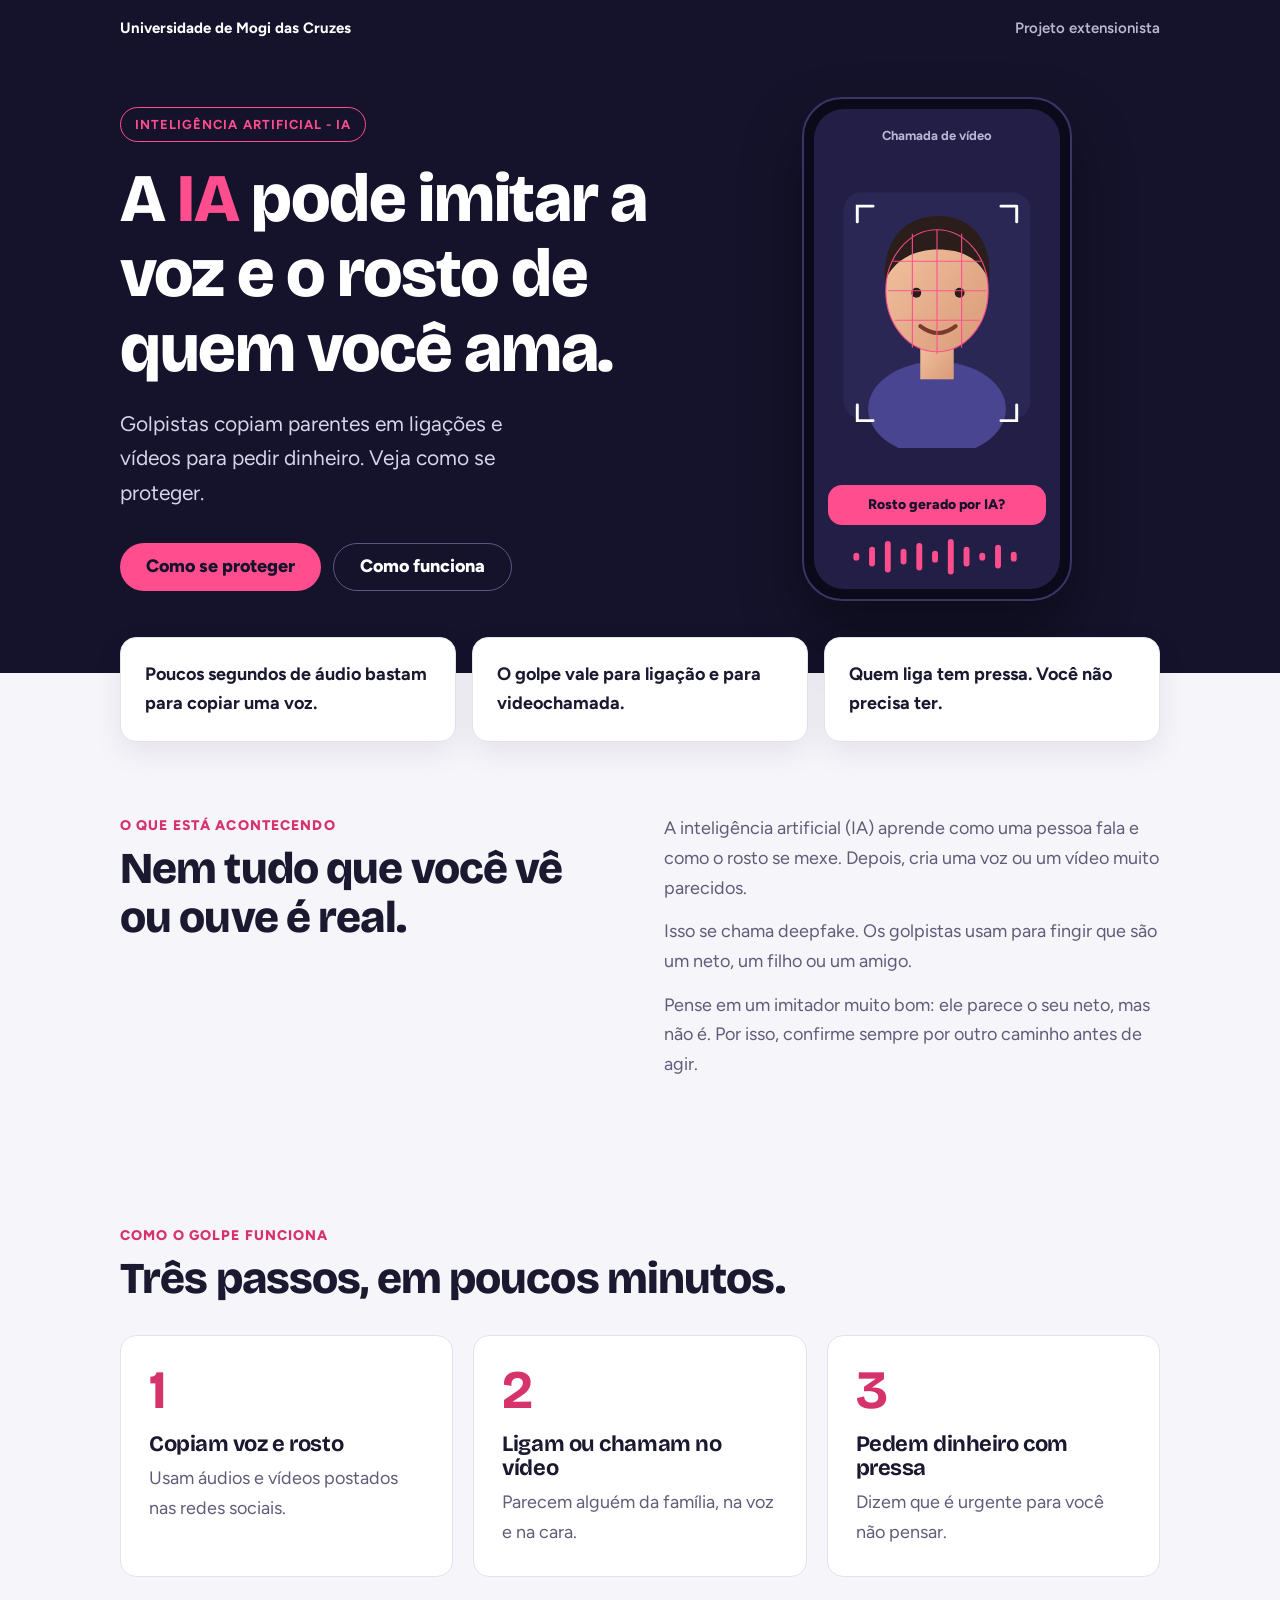
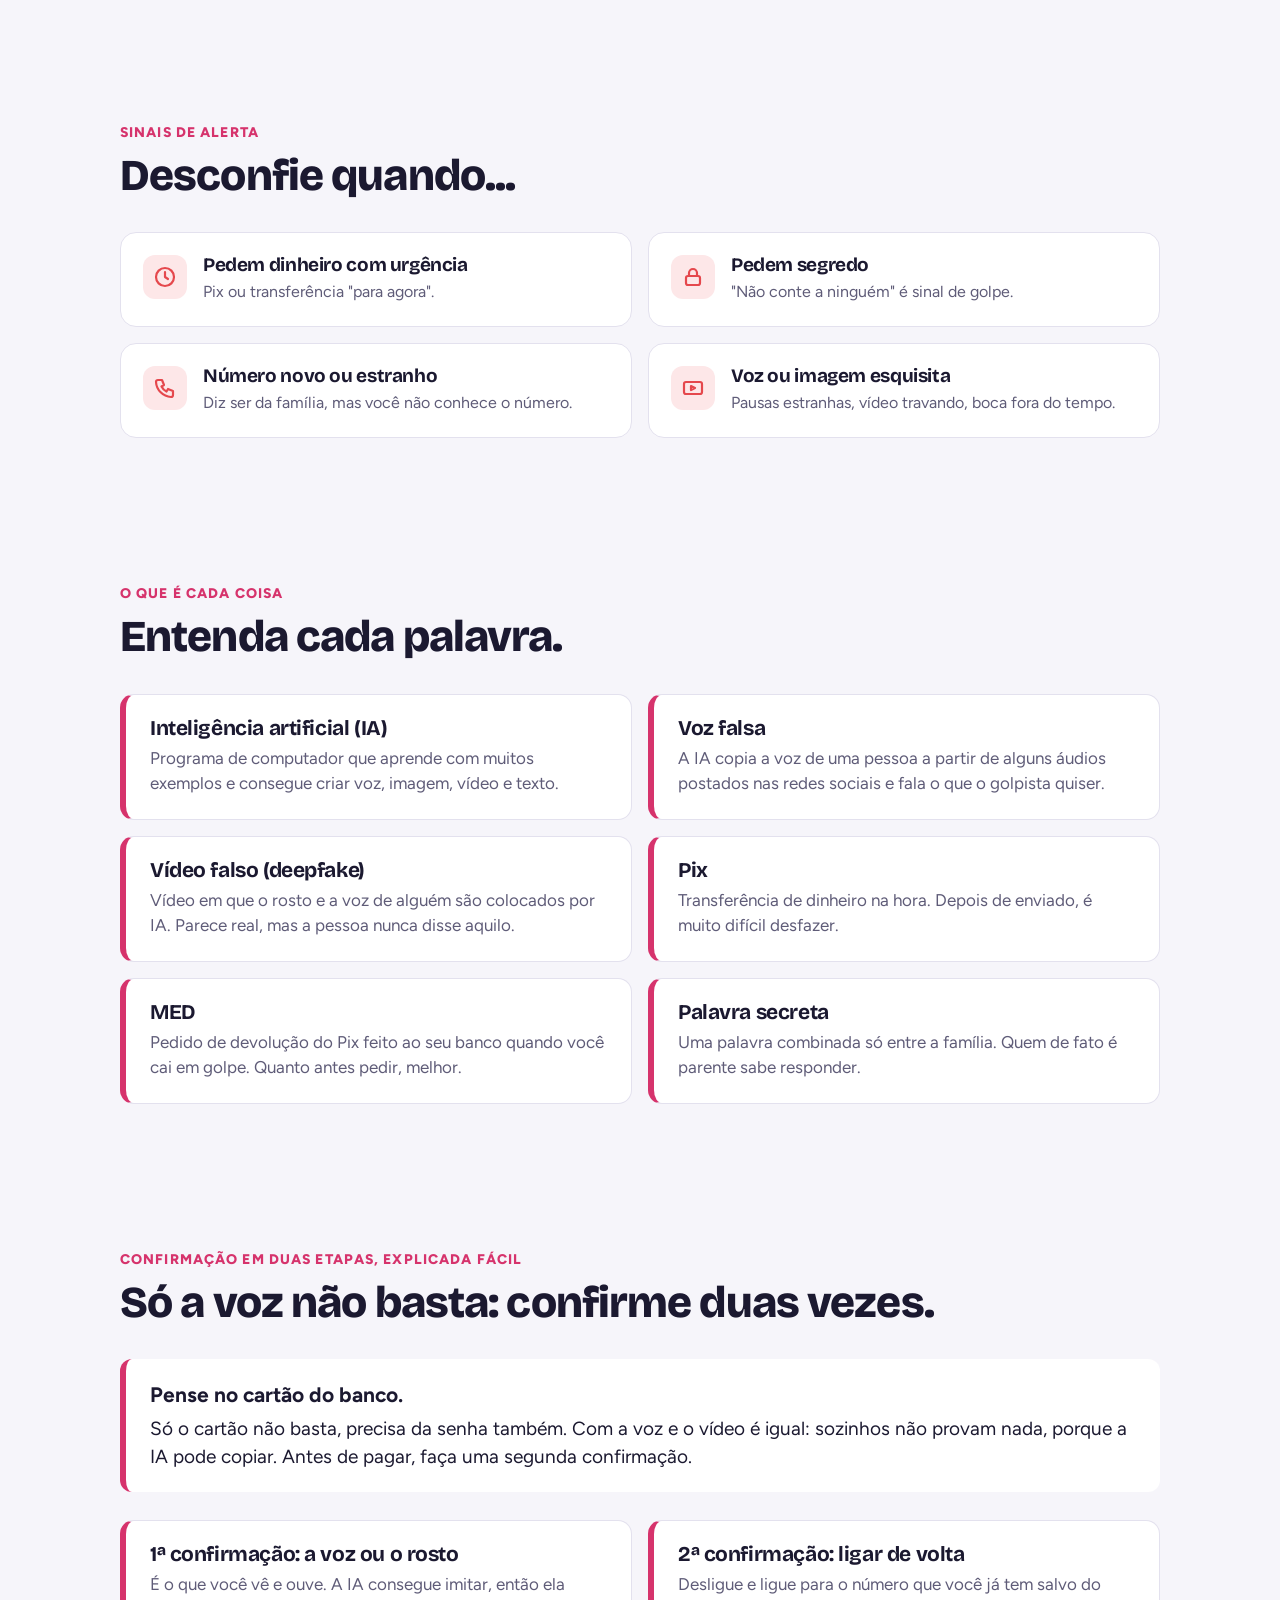
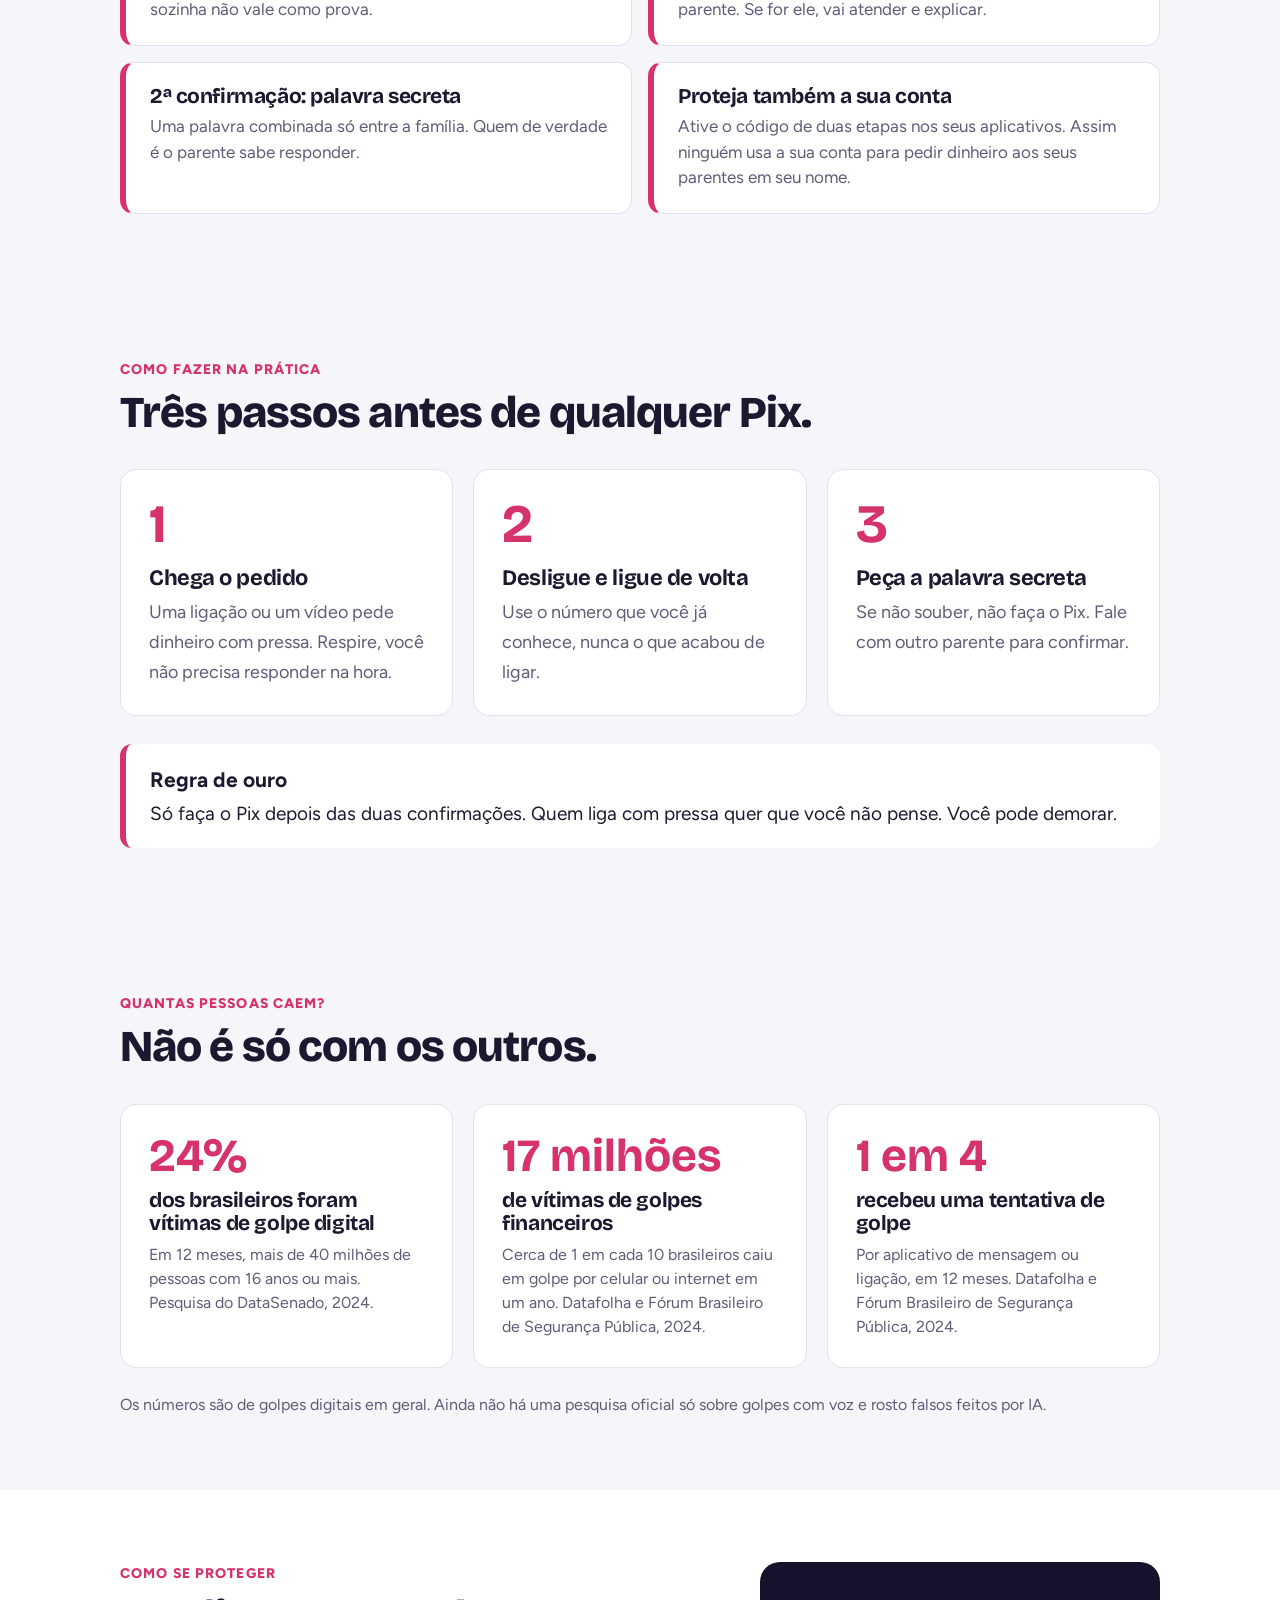
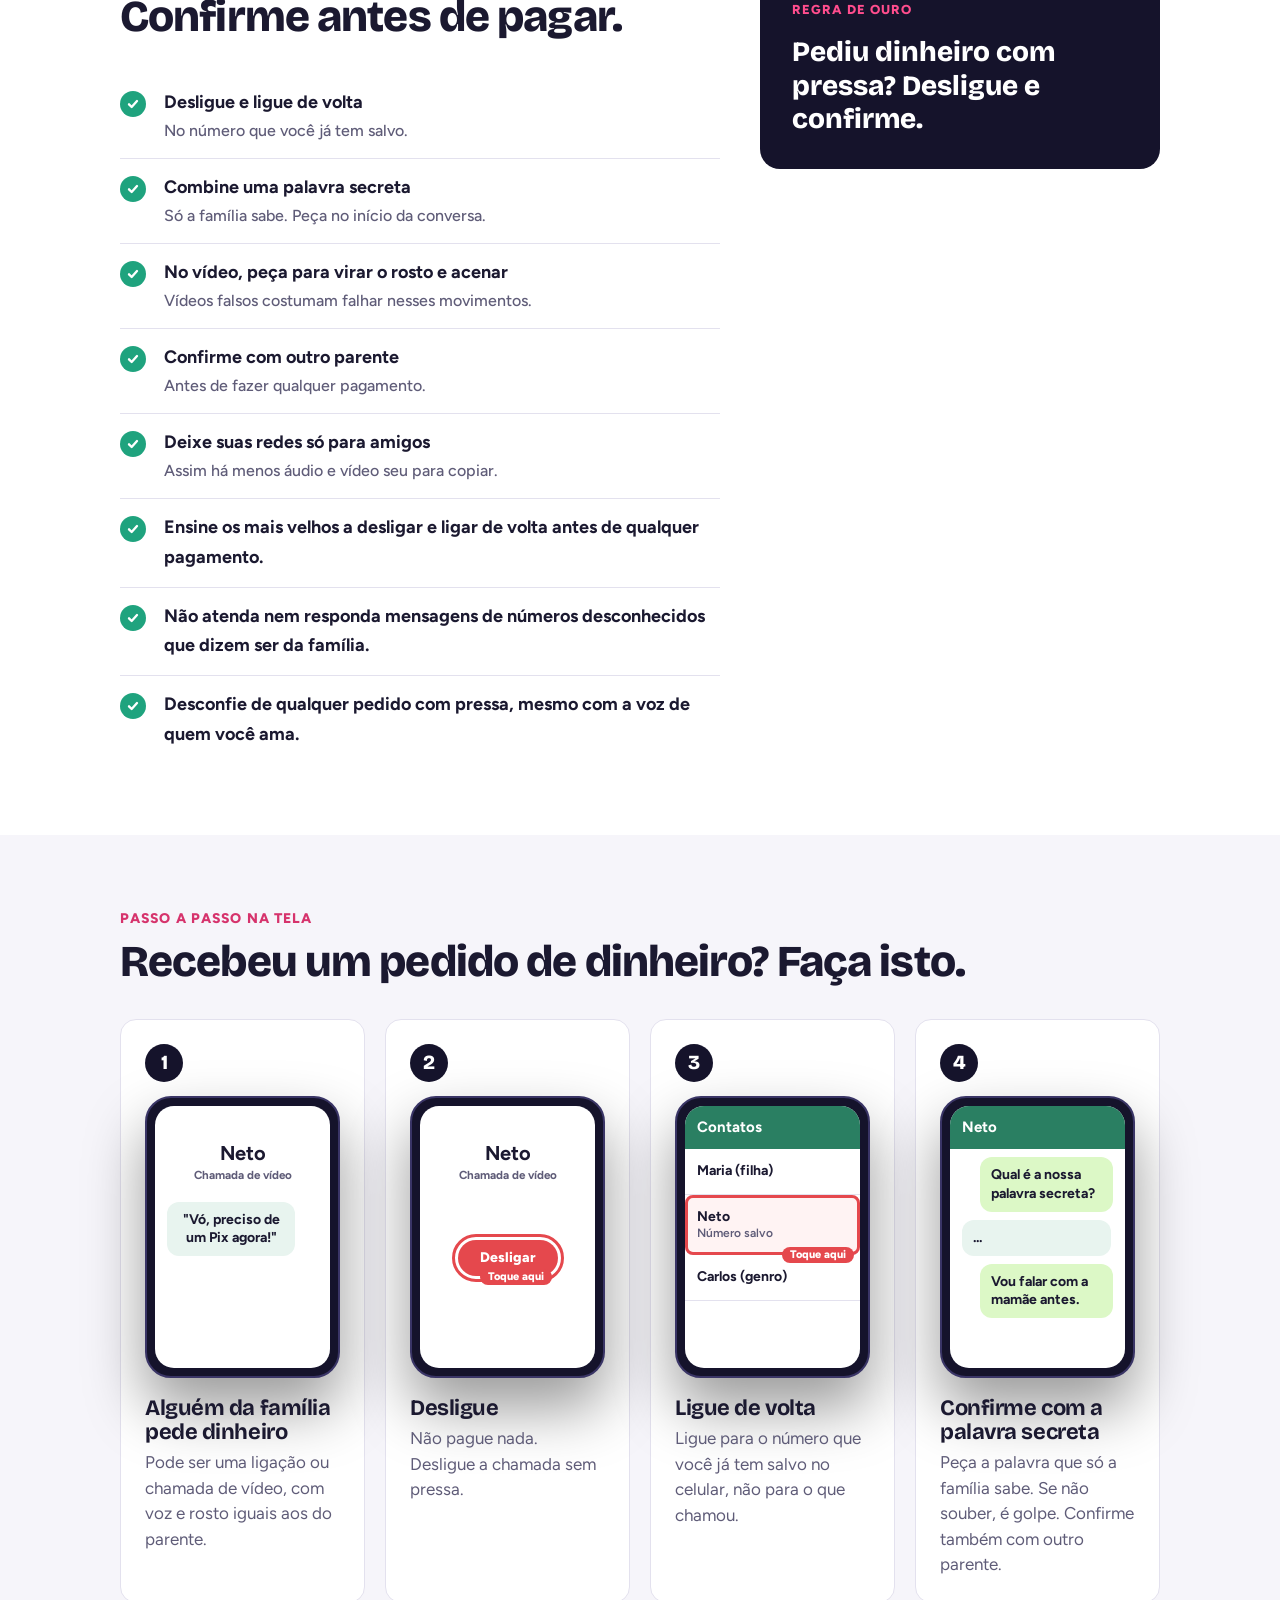
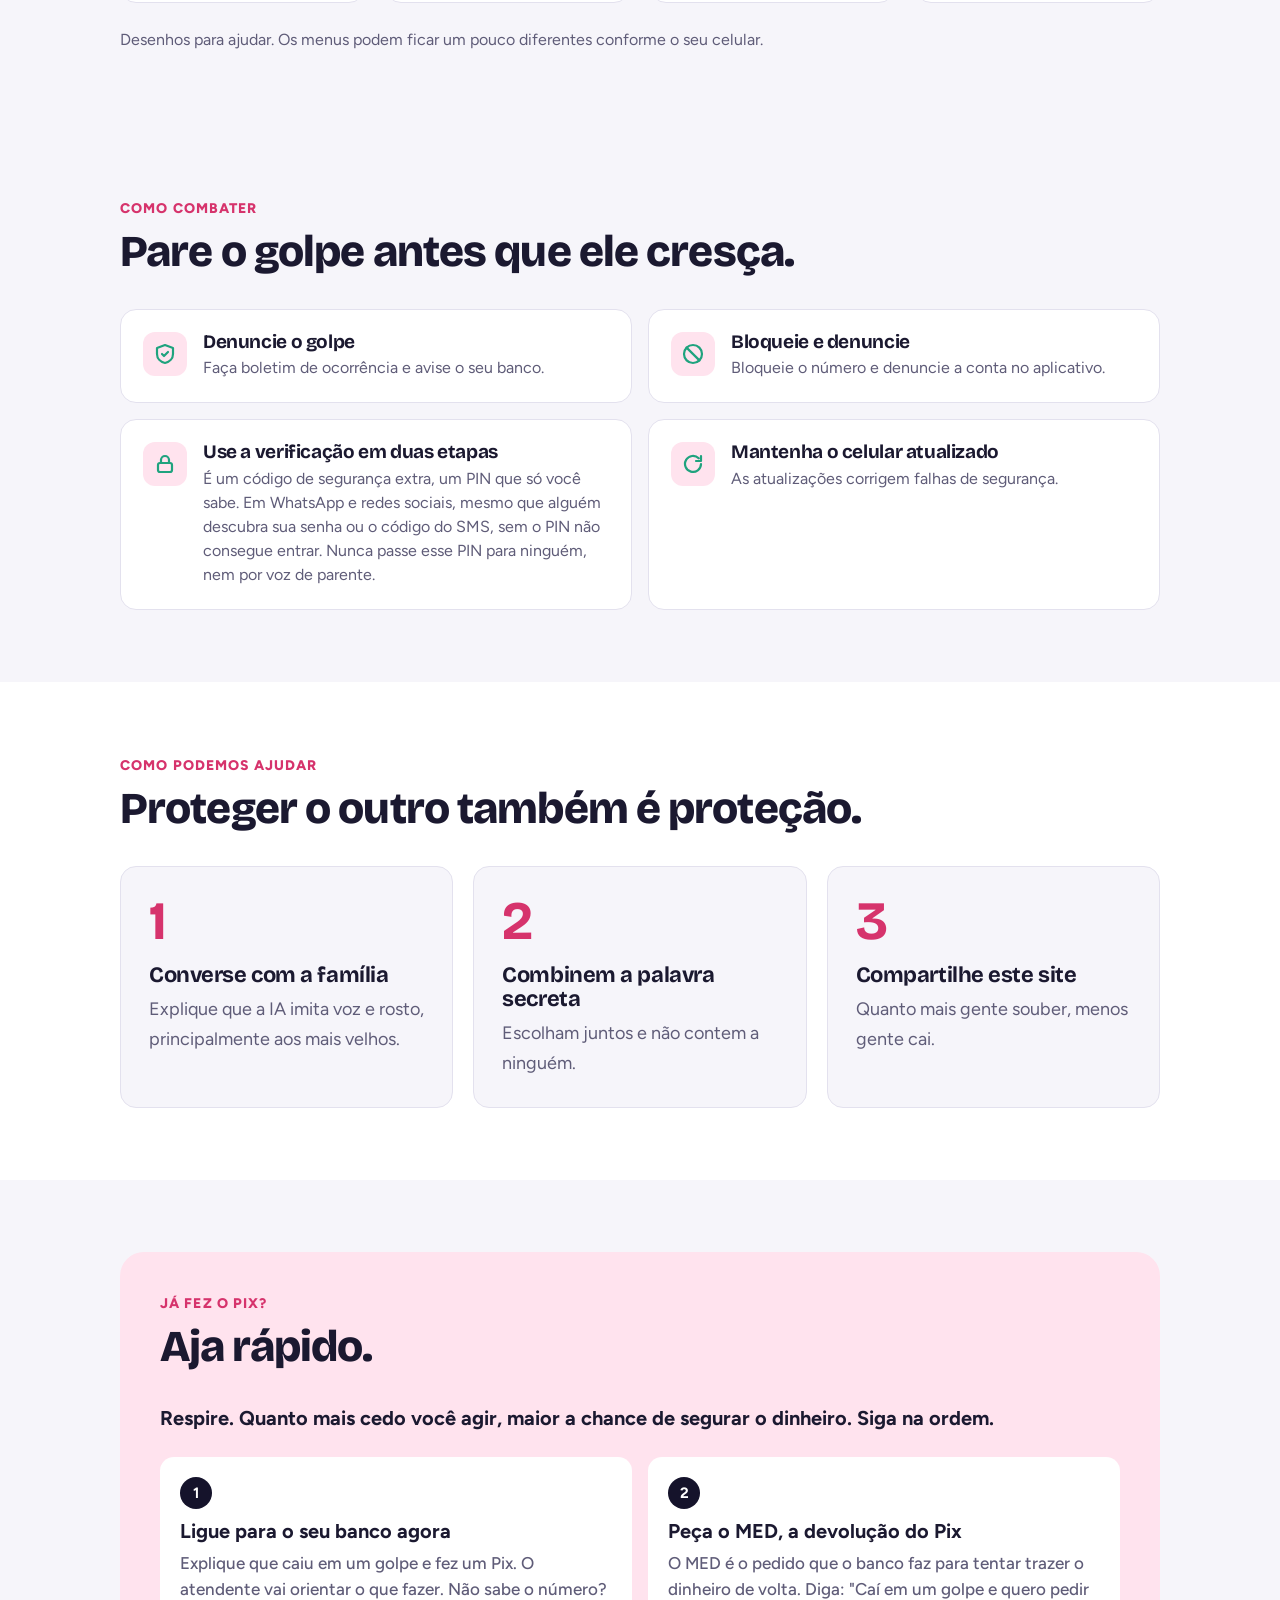
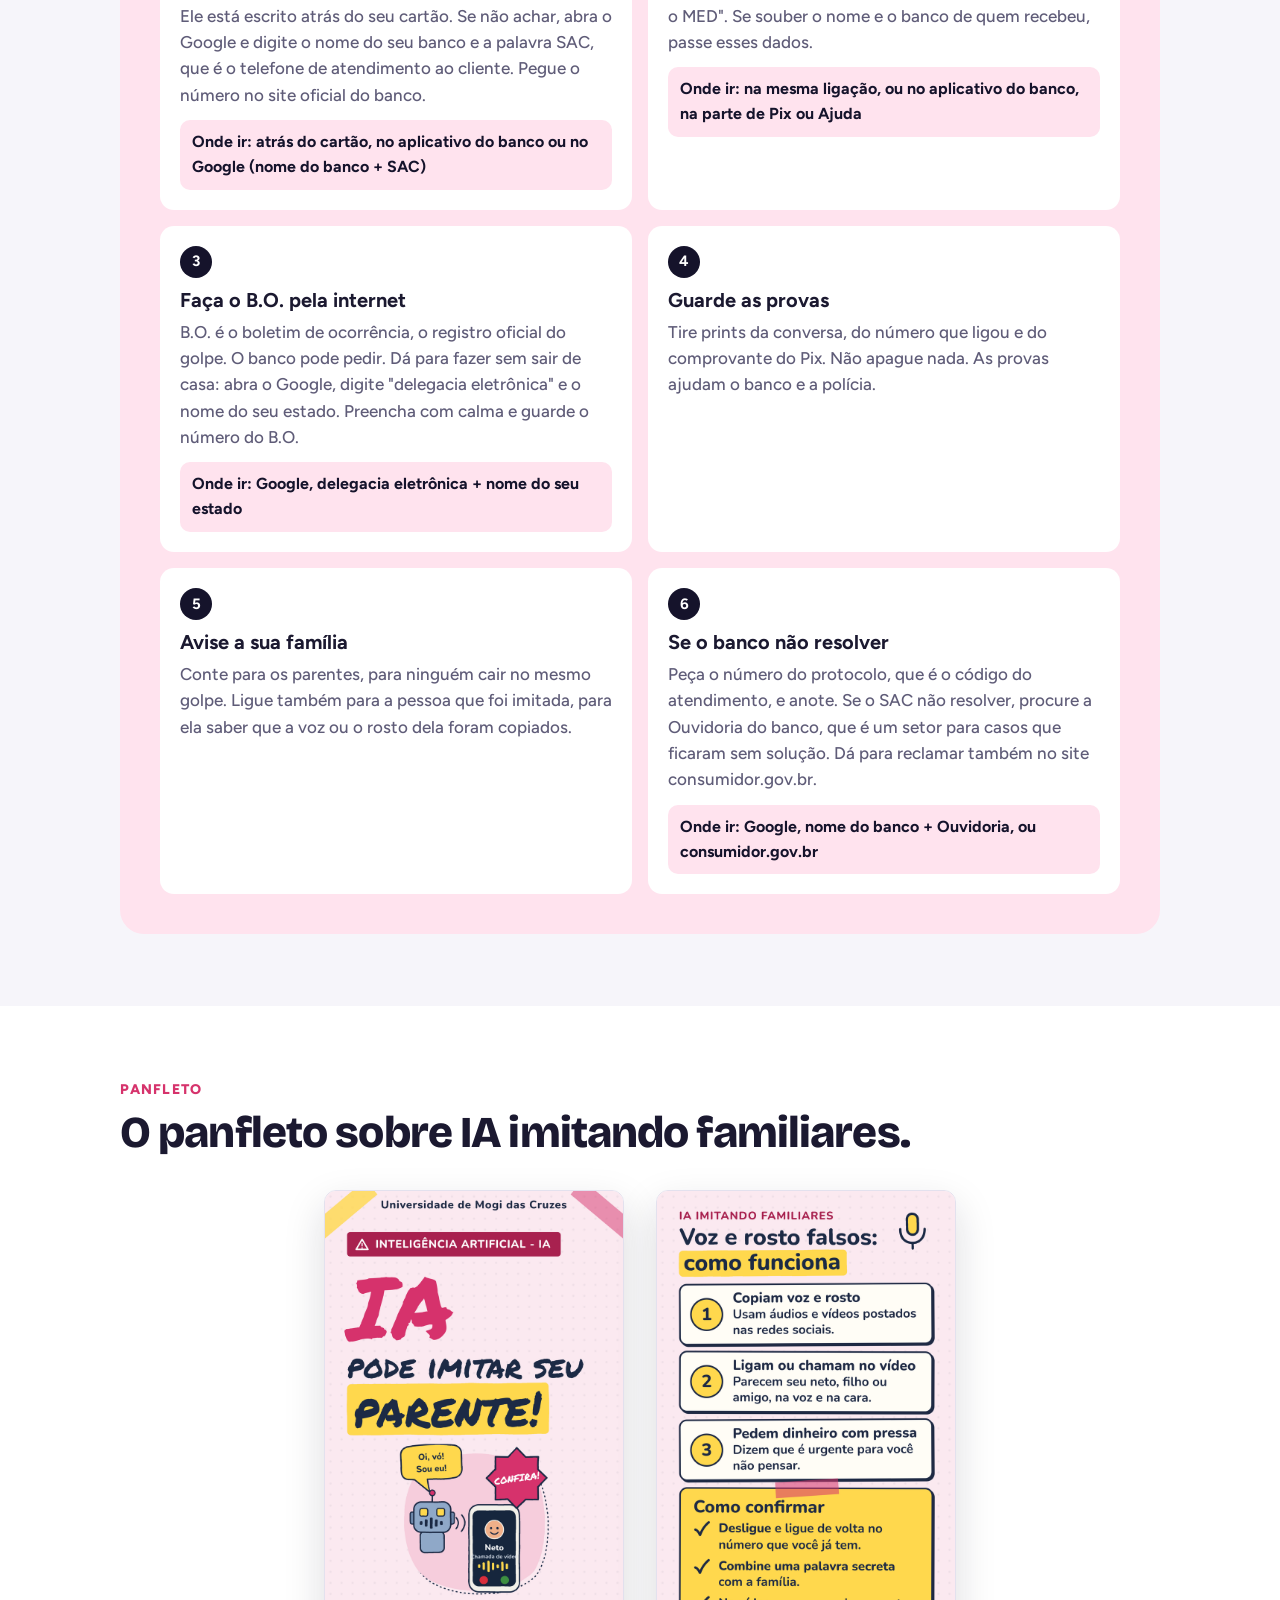
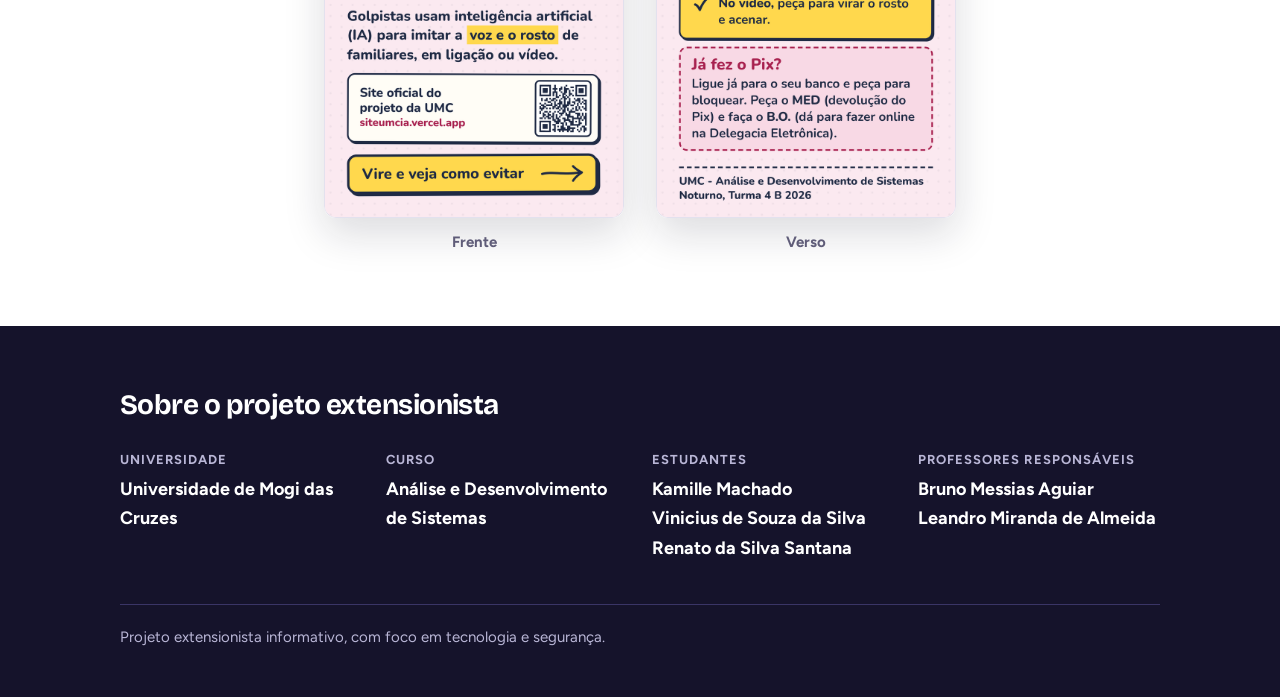
<file: index.html>
<!DOCTYPE html>
<!--
  Autora: Kamille Machado
  UMC - Análise e Desenvolvimento de Sistemas
  Data: 25/10/2026
-->
<html lang="pt-BR">
<head>
  <meta charset="utf-8">
  <meta name="viewport" content="width=device-width, initial-scale=1">
  <title>IA pode imitar seu parente</title>
  <meta name="description" content="Golpistas usam inteligência artificial para imitar a voz e o rosto de familiares. Saiba como se proteger.">
  <meta property="og:title" content="IA pode imitar seu parente">
  <meta property="og:description" content="Golpistas usam inteligência artificial para imitar a voz e o rosto de familiares. Saiba como se proteger.">
  <meta name="theme-color" content="#15132B">
  <link rel="icon" href="favicon.svg" type="image/svg+xml">
  <link rel="preconnect" href="https://fonts.googleapis.com">
  <link rel="preconnect" href="https://fonts.gstatic.com" crossorigin>
  <link href="https://fonts.googleapis.com/css2?family=Bricolage+Grotesque:opsz,wght@12..96,700;800&family=Figtree:wght@500;700;800&display=swap" rel="stylesheet">
  <link rel="stylesheet" href="style.css">
</head>
<body>
<header class="topo">
  <div class="wrap">
    <span>Universidade de Mogi das Cruzes</span>
    <span>Projeto extensionista</span>
  </div>
</header>

<div class="hero">
  <div class="wrap">
    <div>
      <span class="etiqueta">INTELIGÊNCIA ARTIFICIAL - IA</span>
      <h1>A <em>IA</em> pode imitar a voz e o rosto de quem você ama.</h1>
      <p class="lead">Golpistas copiam parentes em ligações e vídeos para pedir dinheiro. Veja como se proteger.</p>
      <div class="botoes">
        <a class="botao" href="#protege">Como se proteger</a>
        <a class="botao simples" href="#como">Como funciona</a>
      </div>
    </div>

    <!-- Celular desenhado: videochamada falsa -->
    <div class="celular" aria-hidden="true">
      <div class="tela">
        <div class="topinho">Chamada de vídeo</div>
        <svg viewBox="0 0 250 300" width="100%">
          <defs>
            <linearGradient id="pele" x1="0" y1="0" x2="1" y2="1"><stop offset="0" stop-color="#F3C3A1"/><stop offset="1" stop-color="#D99A78"/></linearGradient>
          </defs>
          <!-- fundo da chamada -->
          <rect x="30" y="40" width="190" height="230" rx="18" fill="#2B2755"/>
          <!-- ombros -->
          <ellipse cx="125" cy="260" rx="70" ry="48" fill="#4A4590"/>
          <!-- pescoço -->
          <rect x="108" y="190" width="34" height="40" fill="url(#pele)"/>
          <!-- rosto -->
          <ellipse cx="125" cy="140" rx="52" ry="62" fill="url(#pele)"/>
          <!-- cabelo -->
          <path d="M72 130 C70 80 100 64 126 64 C154 64 182 82 178 130 C168 106 150 98 126 98 C102 98 82 108 72 130Z" fill="#2A1D1A"/>
          <!-- olhos -->
          <circle cx="104" cy="142" r="5" fill="#2A1D1A"/><circle cx="148" cy="142" r="5" fill="#2A1D1A"/>
          <!-- boca -->
          <path d="M108 176 Q126 190 144 176" fill="none" stroke="#7A3B2E" stroke-width="4" stroke-linecap="round"/>
          <!-- linhas rosa: a IA "lendo" o rosto -->
          <g fill="none" stroke="#FF4D8D" stroke-width="1.2" opacity="0.9">
            <path d="M75 140 H175 M80 110 H170 M82 170 H168 M100 82 V198 M125 78 V204 M150 82 V198"/>
            <ellipse cx="125" cy="140" rx="52" ry="62"/>
          </g>
          <!-- cantos brancos da câmera -->
          <g fill="none" stroke="#fff" stroke-width="3" stroke-linecap="round">
            <path d="M44 70 V54 H60 M206 54 H190 M206 54 V70 M44 256 V272 H60 M206 256 V272 H190"/>
          </g>
        </svg>
        <div class="aviso alto">Rosto gerado por IA?</div>
        <!-- onda de voz (as barras se mexem) -->
        <svg class="onda" viewBox="0 0 250 40">
          <g fill="#FF4D8D">
            <rect x="40" y="16" width="6" height="8" rx="3"/><rect x="56" y="10" width="6" height="20" rx="3"/><rect x="72" y="4" width="6" height="32" rx="3"/><rect x="88" y="12" width="6" height="16" rx="3"/><rect x="104" y="6" width="6" height="28" rx="3"/><rect x="120" y="14" width="6" height="12" rx="3"/><rect x="136" y="2" width="6" height="36" rx="3"/><rect x="152" y="10" width="6" height="20" rx="3"/><rect x="168" y="16" width="6" height="8" rx="3"/><rect x="184" y="8" width="6" height="24" rx="3"/><rect x="200" y="15" width="6" height="10" rx="3"/>
          </g>
        </svg>
      </div>
    </div>
  </div>
</div>

<section class="fatos">
  <div class="wrap">
    <div class="fato">Poucos segundos de áudio bastam para copiar uma voz.</div>
    <div class="fato">O golpe vale para ligação e para videochamada.</div>
    <div class="fato">Quem liga tem pressa. Você não precisa ter.</div>
  </div>
</section>

<section class="explica">
  <div class="wrap">
    <div class="titulo-secao">
      <span class="pequeno">O que está acontecendo</span>
      <h2>Nem tudo que você vê ou ouve é real.</h2>
    </div>
    <div class="texto">
      <p>A inteligência artificial (IA) aprende como uma pessoa fala e como o rosto se mexe. Depois, cria uma voz ou um vídeo muito parecidos.</p>
      <p>Isso se chama deepfake. Os golpistas usam para fingir que são um neto, um filho ou um amigo.</p>
      <p>Pense em um imitador muito bom: ele parece o seu neto, mas não é. Por isso, confirme sempre por outro caminho antes de agir.</p>
    </div>
  </div>
</section>

<section class="passos" id="como">
  <div class="wrap">
    <div class="titulo-secao">
      <span class="pequeno">Como o golpe funciona</span>
      <h2>Três passos, em poucos minutos.</h2>
    </div>
    <div class="grade">
      <div class="passo"><b>1</b><h3>Copiam voz e rosto</h3><p>Usam áudios e vídeos postados nas redes sociais.</p></div>
      <div class="passo"><b>2</b><h3>Ligam ou chamam no vídeo</h3><p>Parecem alguém da família, na voz e na cara.</p></div>
      <div class="passo"><b>3</b><h3>Pedem dinheiro com pressa</h3><p>Dizem que é urgente para você não pensar.</p></div>
    </div>
  </div>
</section>

<section class="sinais">
  <div class="wrap">
    <div class="titulo-secao">
      <span class="pequeno">Sinais de alerta</span>
      <h2>Desconfie quando...</h2>
    </div>
    <div class="grade">
      <div class="sinal">
        <svg viewBox="0 0 24 24" fill="none" stroke="currentColor" stroke-width="2.2" stroke-linecap="round" stroke-linejoin="round"><circle cx="12" cy="12" r="9"/><path d="M12 7v5l3 2"/></svg>
        <div><h3>Pedem dinheiro com urgência</h3><p>Pix ou transferência "para agora".</p></div>
      </div>
      <div class="sinal">
        <svg viewBox="0 0 24 24" fill="none" stroke="currentColor" stroke-width="2.2" stroke-linecap="round" stroke-linejoin="round"><rect x="5" y="11" width="14" height="9" rx="2"/><path d="M8 11V8a4 4 0 0 1 8 0v3"/></svg>
        <div><h3>Pedem segredo</h3><p>"Não conte a ninguém" é sinal de golpe.</p></div>
      </div>
      <div class="sinal">
        <svg viewBox="0 0 24 24" fill="none" stroke="currentColor" stroke-width="2.2" stroke-linecap="round" stroke-linejoin="round"><path d="M5 4h4l2 5-2.5 1.5a11 11 0 0 0 5 5L15 13l5 2v4a2 2 0 0 1-2 2A16 16 0 0 1 3 6a2 2 0 0 1 2-2z"/></svg>
        <div><h3>Número novo ou estranho</h3><p>Diz ser da família, mas você não conhece o número.</p></div>
      </div>
      <div class="sinal">
        <svg viewBox="0 0 24 24" fill="none" stroke="currentColor" stroke-width="2.2" stroke-linecap="round" stroke-linejoin="round"><rect x="3" y="6" width="18" height="12" rx="2"/><path d="M10 10l4 2-4 2z"/></svg>
        <div><h3>Voz ou imagem esquisita</h3><p>Pausas estranhas, vídeo travando, boca fora do tempo.</p></div>
      </div>
    </div>
  </div>
</section>

<section class="termos">
  <div class="wrap">
    <div class="titulo-secao">
      <span class="pequeno">O que é cada coisa</span>
      <h2>Entenda cada palavra.</h2>
    </div>
    <div class="grade">
      <div class="termo"><h3>Inteligência artificial (IA)</h3><p>Programa de computador que aprende com muitos exemplos e consegue criar voz, imagem, vídeo e texto.</p></div>
      <div class="termo"><h3>Voz falsa</h3><p>A IA copia a voz de uma pessoa a partir de alguns áudios postados nas redes sociais e fala o que o golpista quiser.</p></div>
      <div class="termo"><h3>Vídeo falso (deepfake)</h3><p>Vídeo em que o rosto e a voz de alguém são colocados por IA. Parece real, mas a pessoa nunca disse aquilo.</p></div>
      <div class="termo"><h3>Pix</h3><p>Transferência de dinheiro na hora. Depois de enviado, é muito difícil desfazer.</p></div>
      <div class="termo"><h3>MED</h3><p>Pedido de devolução do Pix feito ao seu banco quando você cai em golpe. Quanto antes pedir, melhor.</p></div>
      <div class="termo"><h3>Palavra secreta</h3><p>Uma palavra combinada só entre a família. Quem de fato é parente sabe responder.</p></div>
    </div>
  </div>
</section>

<section class="termos">
  <div class="wrap">
    <div class="titulo-secao">
      <span class="pequeno">Confirmação em duas etapas, explicada fácil</span>
      <h2>Só a voz não basta: confirme duas vezes.</h2>
    </div>
    <p class="resumo"><strong>Pense no cartão do banco.</strong>Só o cartão não basta, precisa da senha também. Com a voz e o vídeo é igual: sozinhos não provam nada, porque a IA pode copiar. Antes de pagar, faça uma segunda confirmação.</p>
    <div class="grade">
      <div class="termo"><h3>1ª confirmação: a voz ou o rosto</h3><p>É o que você vê e ouve. A IA consegue imitar, então ela sozinha não vale como prova.</p></div>
      <div class="termo"><h3>2ª confirmação: ligar de volta</h3><p>Desligue e ligue para o número que você já tem salvo do parente. Se for ele, vai atender e explicar.</p></div>
      <div class="termo"><h3>2ª confirmação: palavra secreta</h3><p>Uma palavra combinada só entre a família. Quem de verdade é o parente sabe responder.</p></div>
      <div class="termo"><h3>Proteja também a sua conta</h3><p>Ative o código de duas etapas nos seus aplicativos. Assim ninguém usa a sua conta para pedir dinheiro aos seus parentes em seu nome.</p></div>
    </div>
  </div>
</section>

<section class="passos">
  <div class="wrap">
    <div class="titulo-secao">
      <span class="pequeno">Como fazer na prática</span>
      <h2>Três passos antes de qualquer Pix.</h2>
    </div>
    <div class="grade">
      <div class="passo"><b>1</b><h3>Chega o pedido</h3><p>Uma ligação ou um vídeo pede dinheiro com pressa. Respire, você não precisa responder na hora.</p></div>
      <div class="passo"><b>2</b><h3>Desligue e ligue de volta</h3><p>Use o número que você já conhece, nunca o que acabou de ligar.</p></div>
      <div class="passo"><b>3</b><h3>Peça a palavra secreta</h3><p>Se não souber, não faça o Pix. Fale com outro parente para confirmar.</p></div>
    </div>
    <p class="resumo" style="margin: 28px 0 0"><strong>Regra de ouro</strong>Só faça o Pix depois das duas confirmações. Quem liga com pressa quer que você não pense. Você pode demorar.</p>
  </div>
</section>

<section class="dados">
  <div class="wrap">
    <div class="titulo-secao">
      <span class="pequeno">Quantas pessoas caem?</span>
      <h2>Não é só com os outros.</h2>
    </div>
    <div class="grade">
      <div class="dado"><b>24%</b><h3>dos brasileiros foram vítimas de golpe digital</h3><p>Em 12 meses, mais de 40 milhões de pessoas com 16 anos ou mais. Pesquisa do DataSenado, 2024.</p></div>
      <div class="dado"><b>17 milhões</b><h3>de vítimas de golpes financeiros</h3><p>Cerca de 1 em cada 10 brasileiros caiu em golpe por celular ou internet em um ano. Datafolha e Fórum Brasileiro de Segurança Pública, 2024.</p></div>
      <div class="dado"><b>1 em 4</b><h3>recebeu uma tentativa de golpe</h3><p>Por aplicativo de mensagem ou ligação, em 12 meses. Datafolha e Fórum Brasileiro de Segurança Pública, 2024.</p></div>
    </div>
    <p class="nota">Os números são de golpes digitais em geral. Ainda não há uma pesquisa oficial só sobre golpes com voz e rosto falsos feitos por IA.</p>
  </div>
</section>

<section class="protege" id="protege">
  <div class="wrap">
    <div>
      <div class="titulo-secao">
        <span class="pequeno">Como se proteger</span>
        <h2>Confirme antes de pagar.</h2>
      </div>
      <ul class="lista">
        <li>Desligue e ligue de volta<span>No número que você já tem salvo.</span></li>
        <li>Combine uma palavra secreta<span>Só a família sabe. Peça no início da conversa.</span></li>
        <li>No vídeo, peça para virar o rosto e acenar<span>Vídeos falsos costumam falhar nesses movimentos.</span></li>
        <li>Confirme com outro parente<span>Antes de fazer qualquer pagamento.</span></li>
        <li>Deixe suas redes só para amigos<span>Assim há menos áudio e vídeo seu para copiar.</span></li>
              <li>Ensine os mais velhos a desligar e ligar de volta antes de qualquer pagamento.</li>
        <li>Não atenda nem responda mensagens de números desconhecidos que dizem ser da família.</li>
        <li>Desconfie de qualquer pedido com pressa, mesmo com a voz de quem você ama.</li>
      </ul>
    </div>
    <aside class="regra">
      <small>Regra de ouro</small>
      <p>Pediu dinheiro com pressa? Desligue e confirme.</p>
    </aside>
  </div>
</section>

<section class="telas" id="passo-a-passo">
  <div class="wrap">
    <div class="titulo-secao">
      <span class="pequeno">Passo a passo na tela</span>
      <h2>Recebeu um pedido de dinheiro? Faça isto.</h2>
    </div>
    <div class="grade">
      <div class="etapa">
        <span class="num">1</span>
        <div class="celular"><div class="visor">
          <div class="centro" style="padding-top:34px"><div style="font-size:20px">Neto</div><small style="color:var(--cinza)">Chamada de vídeo</small><div class="balao" style="margin:18px 0 0">"Vó, preciso de um Pix agora!"</div></div>
        </div></div>
        <h3>Alguém da família pede dinheiro</h3>
        <p>Pode ser uma ligação ou chamada de vídeo, com voz e rosto iguais aos do parente.</p>
      </div>
      <div class="etapa">
        <span class="num">2</span>
        <div class="celular"><div class="visor">
          <div class="centro" style="padding-top:34px"><div style="font-size:20px">Neto</div><small style="color:var(--cinza)">Chamada de vídeo</small><div style="margin-top:46px"><span class="botao-vermelho alvo" style="outline-offset:3px">Desligar</span></div></div>
        </div></div>
        <h3>Desligue</h3>
        <p>Não pague nada. Desligue a chamada sem pressa.</p>
      </div>
      <div class="etapa">
        <span class="num">3</span>
        <div class="celular"><div class="visor">
          <div class="barra"><span>Contatos</span></div>
          <div class="item">Maria (filha)</div><div class="item alvo">Neto<small>Número salvo</small></div><div class="item">Carlos (genro)</div>
        </div></div>
        <h3>Ligue de volta</h3>
        <p>Ligue para o número que você já tem salvo no celular, não para o que chamou.</p>
      </div>
      <div class="etapa">
        <span class="num">4</span>
        <div class="celular"><div class="visor">
          <div class="barra"><span>Neto</span></div>
          <div class="balao meu">Qual é a nossa palavra secreta?</div><div class="balao">...</div><div class="balao meu">Vou falar com a mamãe antes.</div>
        </div></div>
        <h3>Confirme com a palavra secreta</h3>
        <p>Peça a palavra que só a família sabe. Se não souber, é golpe. Confirme também com outro parente.</p>
      </div>
    </div>
    <p class="nota">Desenhos para ajudar. Os menus podem ficar um pouco diferentes conforme o seu celular.</p>
  </div>
</section>

<section class="sinais combate">
  <div class="wrap">
    <div class="titulo-secao">
      <span class="pequeno">Como combater</span>
      <h2>Pare o golpe antes que ele cresça.</h2>
    </div>
    <div class="grade">
      <div class="sinal">
        <svg viewBox="0 0 24 24" fill="none" stroke="currentColor" stroke-width="2.2" stroke-linecap="round" stroke-linejoin="round"><path d="M12 3l8 3v6c0 4.5-3.4 8-8 9-4.6-1-8-4.5-8-9V6z"/><path d="M9 12l2 2 4-4"/></svg>
        <div><h3>Denuncie o golpe</h3><p>Faça boletim de ocorrência e avise o seu banco.</p></div>
      </div>
      <div class="sinal">
        <svg viewBox="0 0 24 24" fill="none" stroke="currentColor" stroke-width="2.2" stroke-linecap="round" stroke-linejoin="round"><circle cx="12" cy="12" r="9"/><path d="M5.6 5.6l12.8 12.8"/></svg>
        <div><h3>Bloqueie e denuncie</h3><p>Bloqueie o número e denuncie a conta no aplicativo.</p></div>
      </div>
      <div class="sinal">
        <svg viewBox="0 0 24 24" fill="none" stroke="currentColor" stroke-width="2.2" stroke-linecap="round" stroke-linejoin="round"><rect x="5" y="11" width="14" height="9" rx="2"/><path d="M8 11V8a4 4 0 0 1 8 0v3"/></svg>
        <div><h3>Use a verificação em duas etapas</h3><p>É um código de segurança extra, um PIN que só você sabe. Em WhatsApp e redes sociais, mesmo que alguém descubra sua senha ou o código do SMS, sem o PIN não consegue entrar. Nunca passe esse PIN para ninguém, nem por voz de parente.</p></div>
      </div>
      <div class="sinal">
        <svg viewBox="0 0 24 24" fill="none" stroke="currentColor" stroke-width="2.2" stroke-linecap="round" stroke-linejoin="round"><path d="M20 12a8 8 0 1 1-2.3-5.7M20 4v5h-5"/></svg>
        <div><h3>Mantenha o celular atualizado</h3><p>As atualizações corrigem falhas de segurança.</p></div>
      </div>
    </div>
  </div>
</section>

<section class="passos ajuda">
  <div class="wrap">
    <div class="titulo-secao">
      <span class="pequeno">Como podemos ajudar</span>
      <h2>Proteger o outro também é proteção.</h2>
    </div>
    <div class="grade">
      <div class="passo"><b>1</b><h3>Converse com a família</h3><p>Explique que a IA imita voz e rosto, principalmente aos mais velhos.</p></div>
      <div class="passo"><b>2</b><h3>Combinem a palavra secreta</h3><p>Escolham juntos e não contem a ninguém.</p></div>
      <div class="passo"><b>3</b><h3>Compartilhe este site</h3><p>Quanto mais gente souber, menos gente cai.</p></div>
    </div>
  </div>
</section>

<section class="caiu">
  <div class="wrap">
    <div class="caixa">
      <div class="titulo-secao">
        <span class="pequeno">Já fez o Pix?</span>
        <h2>Aja rápido.</h2>
      </div>
      <p class="intro">Respire. Quanto mais cedo você agir, maior a chance de segurar o dinheiro. Siga na ordem.</p>
      <ol>
        <li><strong>Ligue para o seu banco agora</strong><span>Explique que caiu em um golpe e fez um Pix. O atendente vai orientar o que fazer. Não sabe o número? Ele está escrito atrás do seu cartão. Se não achar, abra o Google e digite o nome do seu banco e a palavra SAC, que é o telefone de atendimento ao cliente. Pegue o número no site oficial do banco.</span><span class="onde">Onde ir: atrás do cartão, no aplicativo do banco ou no Google (nome do banco + SAC)</span></li>
        <li><strong>Peça o MED, a devolução do Pix</strong><span>O MED é o pedido que o banco faz para tentar trazer o dinheiro de volta. Diga: "Caí em um golpe e quero pedir o MED". Se souber o nome e o banco de quem recebeu, passe esses dados.</span><span class="onde">Onde ir: na mesma ligação, ou no aplicativo do banco, na parte de Pix ou Ajuda</span></li>
        <li><strong>Faça o B.O. pela internet</strong><span>B.O. é o boletim de ocorrência, o registro oficial do golpe. O banco pode pedir. Dá para fazer sem sair de casa: abra o Google, digite "delegacia eletrônica" e o nome do seu estado. Preencha com calma e guarde o número do B.O.</span><span class="onde">Onde ir: Google, delegacia eletrônica + nome do seu estado</span></li>
        <li><strong>Guarde as provas</strong><span>Tire prints da conversa, do número que ligou e do comprovante do Pix. Não apague nada. As provas ajudam o banco e a polícia.</span></li>
        <li><strong>Avise a sua família</strong><span>Conte para os parentes, para ninguém cair no mesmo golpe. Ligue também para a pessoa que foi imitada, para ela saber que a voz ou o rosto dela foram copiados.</span></li>
        <li><strong>Se o banco não resolver</strong><span>Peça o número do protocolo, que é o código do atendimento, e anote. Se o SAC não resolver, procure a Ouvidoria do banco, que é um setor para casos que ficaram sem solução. Dá para reclamar também no site consumidor.gov.br.</span><span class="onde">Onde ir: Google, nome do banco + Ouvidoria, ou consumidor.gov.br</span></li>
      </ol>
    </div>
  </div>
</section>

<section class="panfleto">
  <div class="wrap">
    <div class="titulo-secao">
      <span class="pequeno">Panfleto</span>
      <h2>O panfleto sobre IA imitando familiares.</h2>
    </div>
    <div class="folhas">
      <figure>
        <a href="panfleto-frente.png" target="_blank" rel="noopener"><img src="panfleto-frente.png" alt="Panfleto sobre IA imitando familiares, frente" width="800" height="1680" loading="lazy"></a>
        <figcaption>Frente</figcaption>
      </figure>
      <figure>
        <a href="panfleto-verso.png" target="_blank" rel="noopener"><img src="panfleto-verso.png" alt="Panfleto sobre IA imitando familiares, verso" width="800" height="1680" loading="lazy"></a>
        <figcaption>Verso</figcaption>
      </figure>
    </div>
  </div>
</section>

<footer class="sobre">
  <div class="wrap">
    <h2>Sobre o projeto extensionista</h2>
    <dl>
      <div><dt>Universidade</dt><dd>Universidade de Mogi das Cruzes</dd></div>
      <div><dt>Curso</dt><dd>Análise e Desenvolvimento de Sistemas</dd></div>
      <div><dt>Estudantes</dt><dd>Kamille Machado<br>Vinicius de Souza da Silva<br>Renato da Silva Santana</dd></div>
      <div><dt>Professores responsáveis</dt><dd>Bruno Messias Aguiar<br>Leandro Miranda de Almeida</dd></div>
    </dl>
    <div class="fim">
      <p>Projeto extensionista informativo, com foco em tecnologia e segurança.</p>
    </div>
  </div>
</footer>


<script src="script.js"></script>
</body>
</html>
</file>
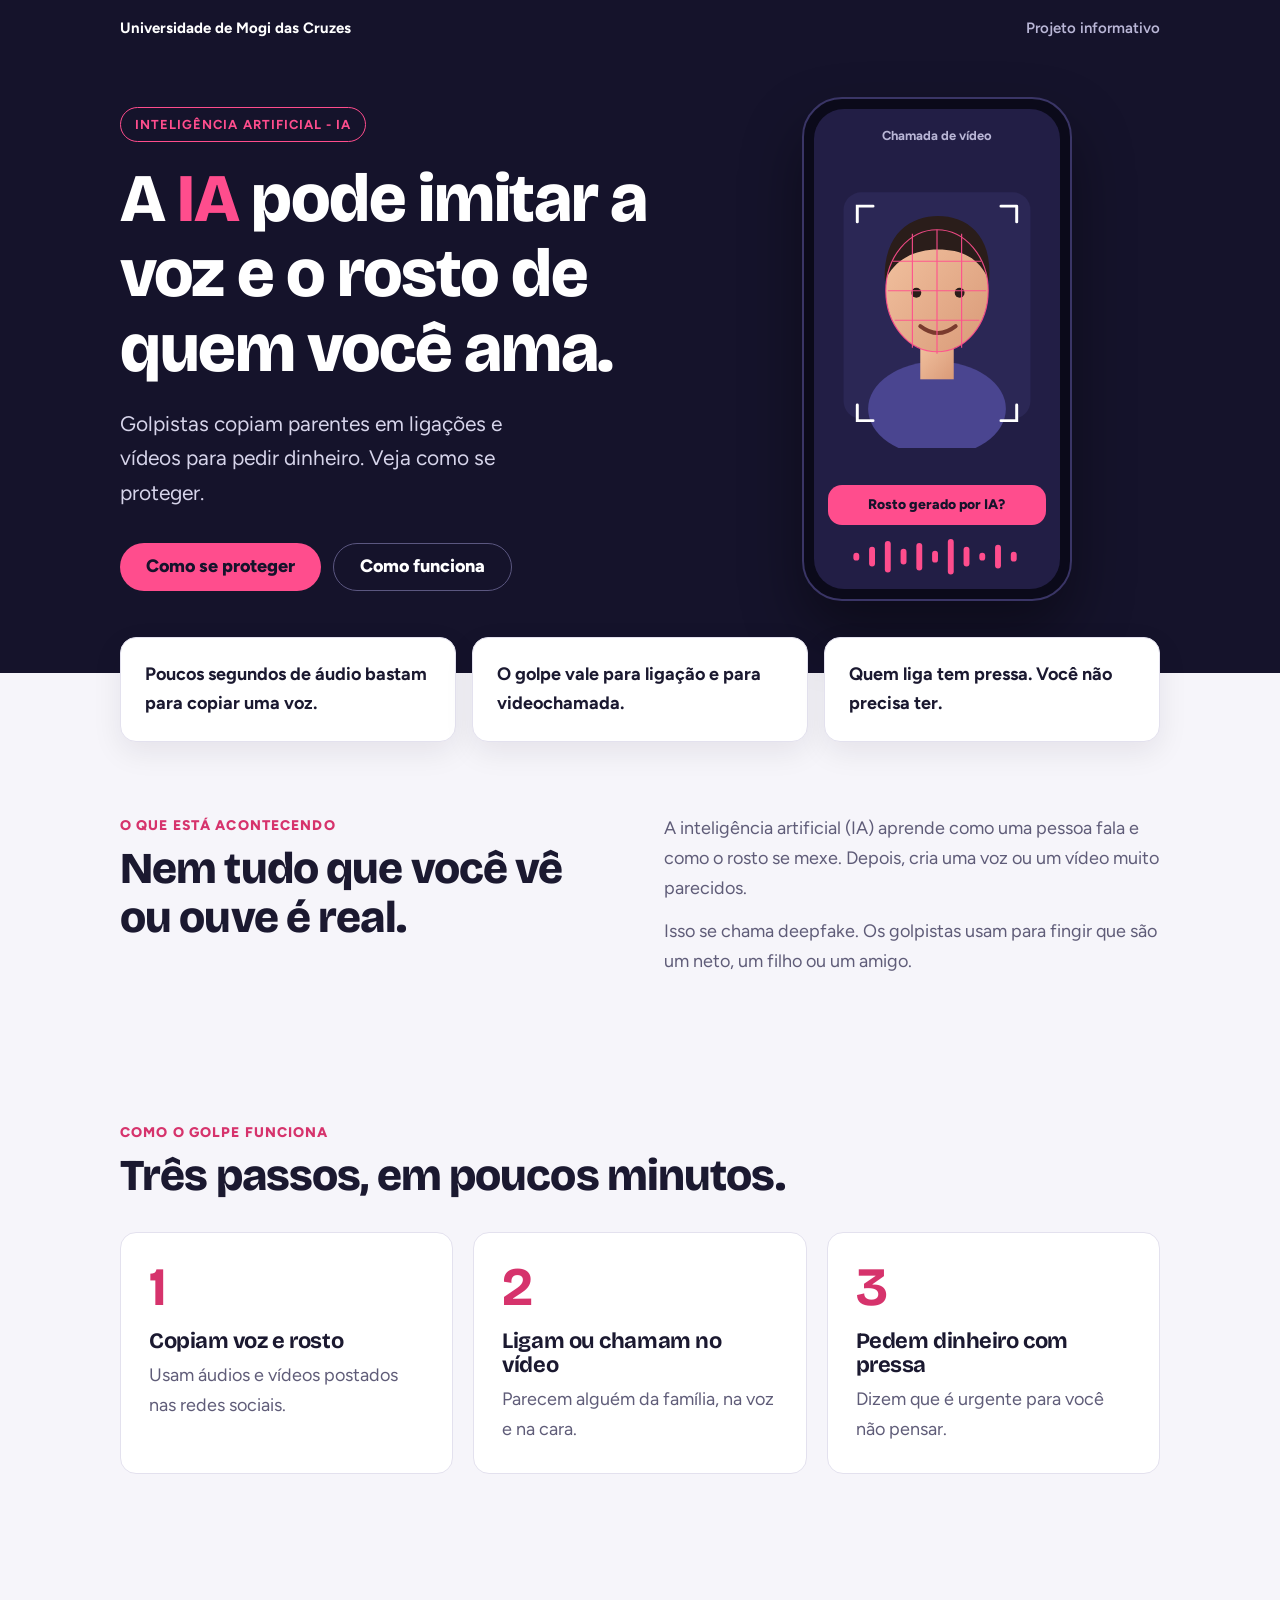
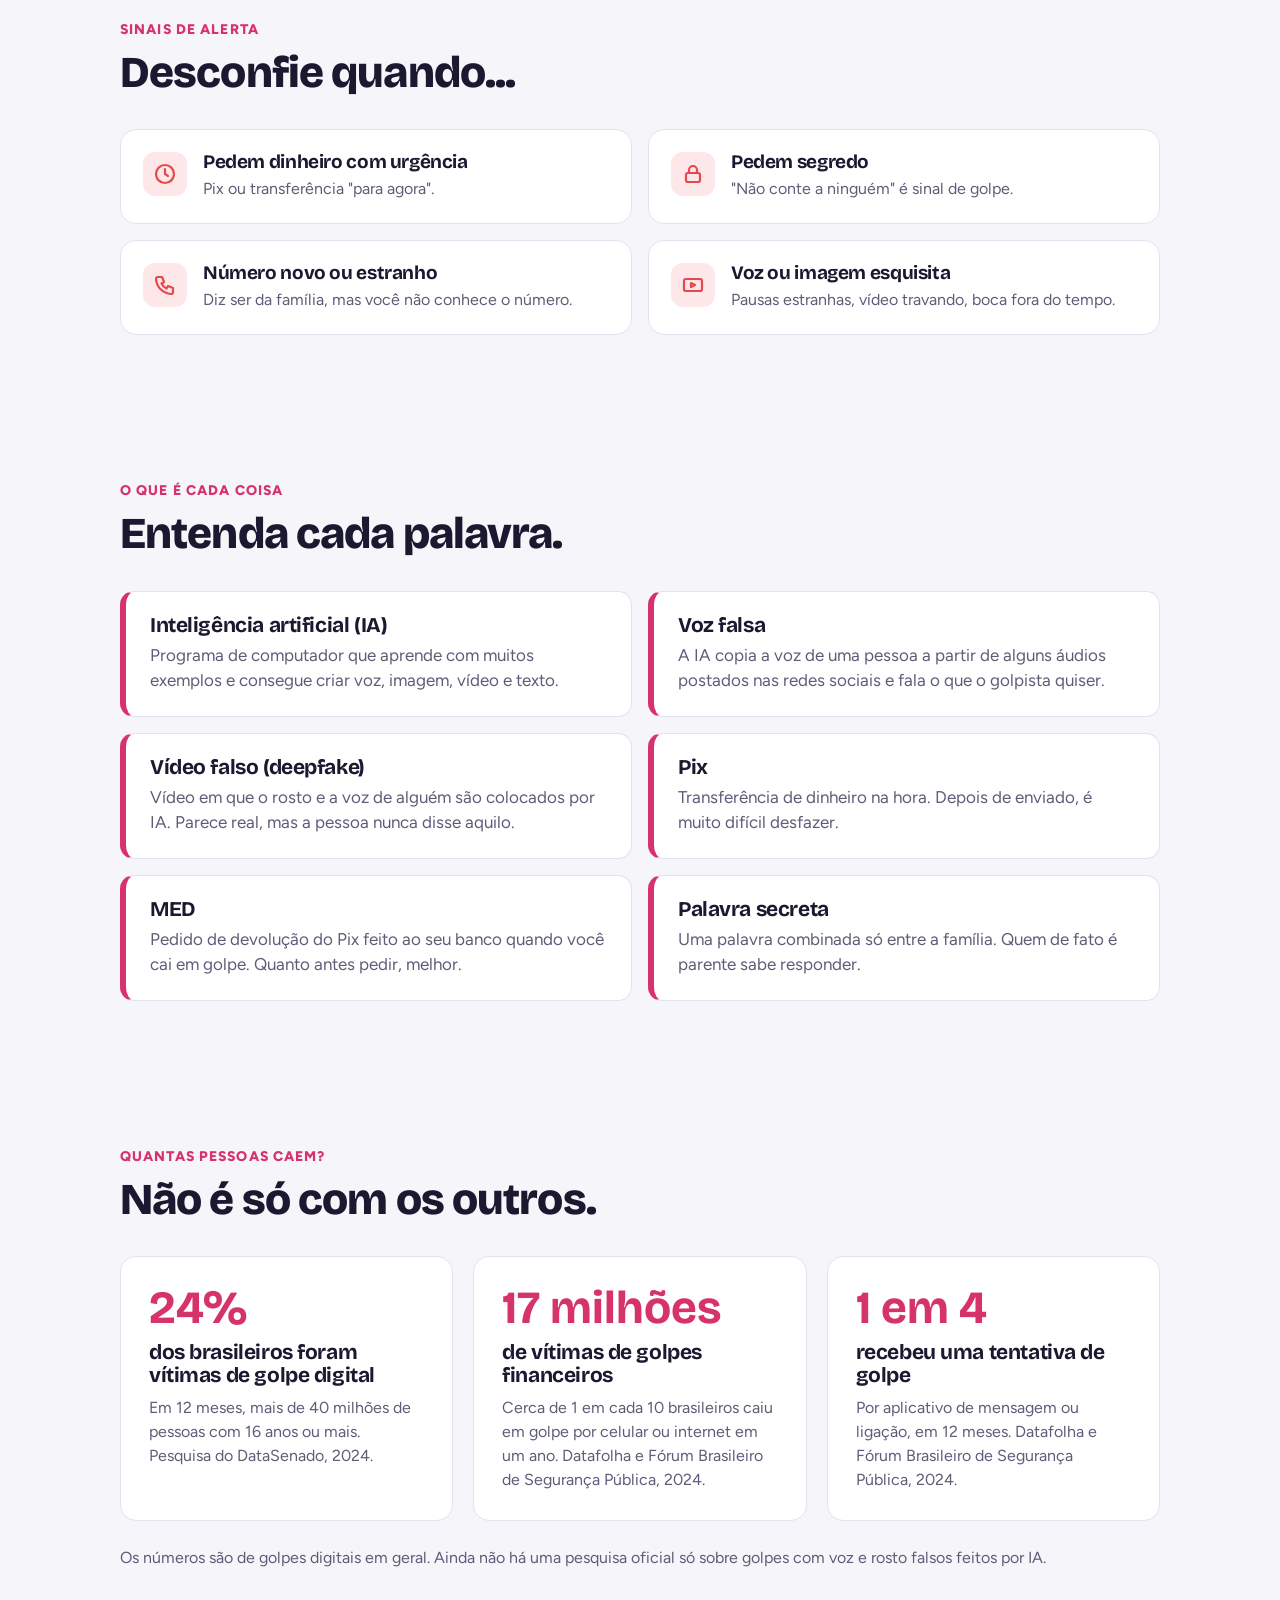
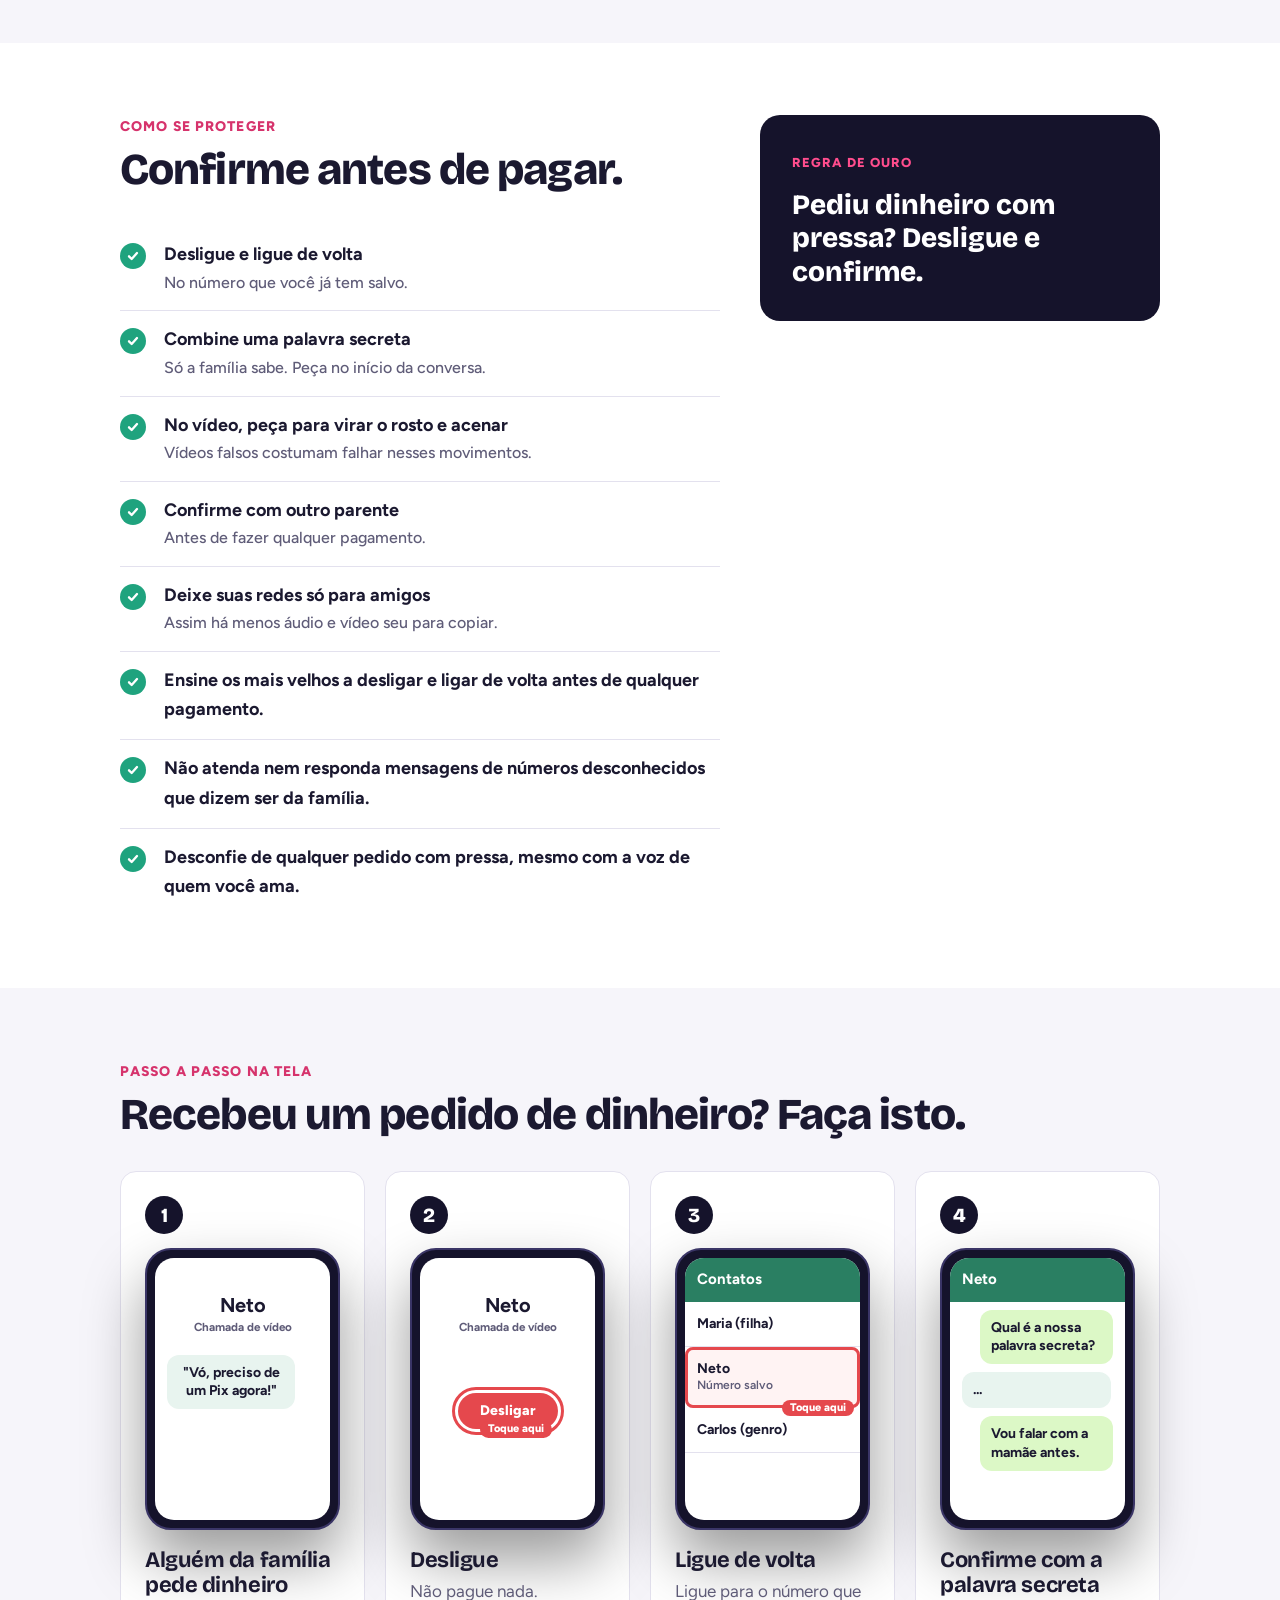
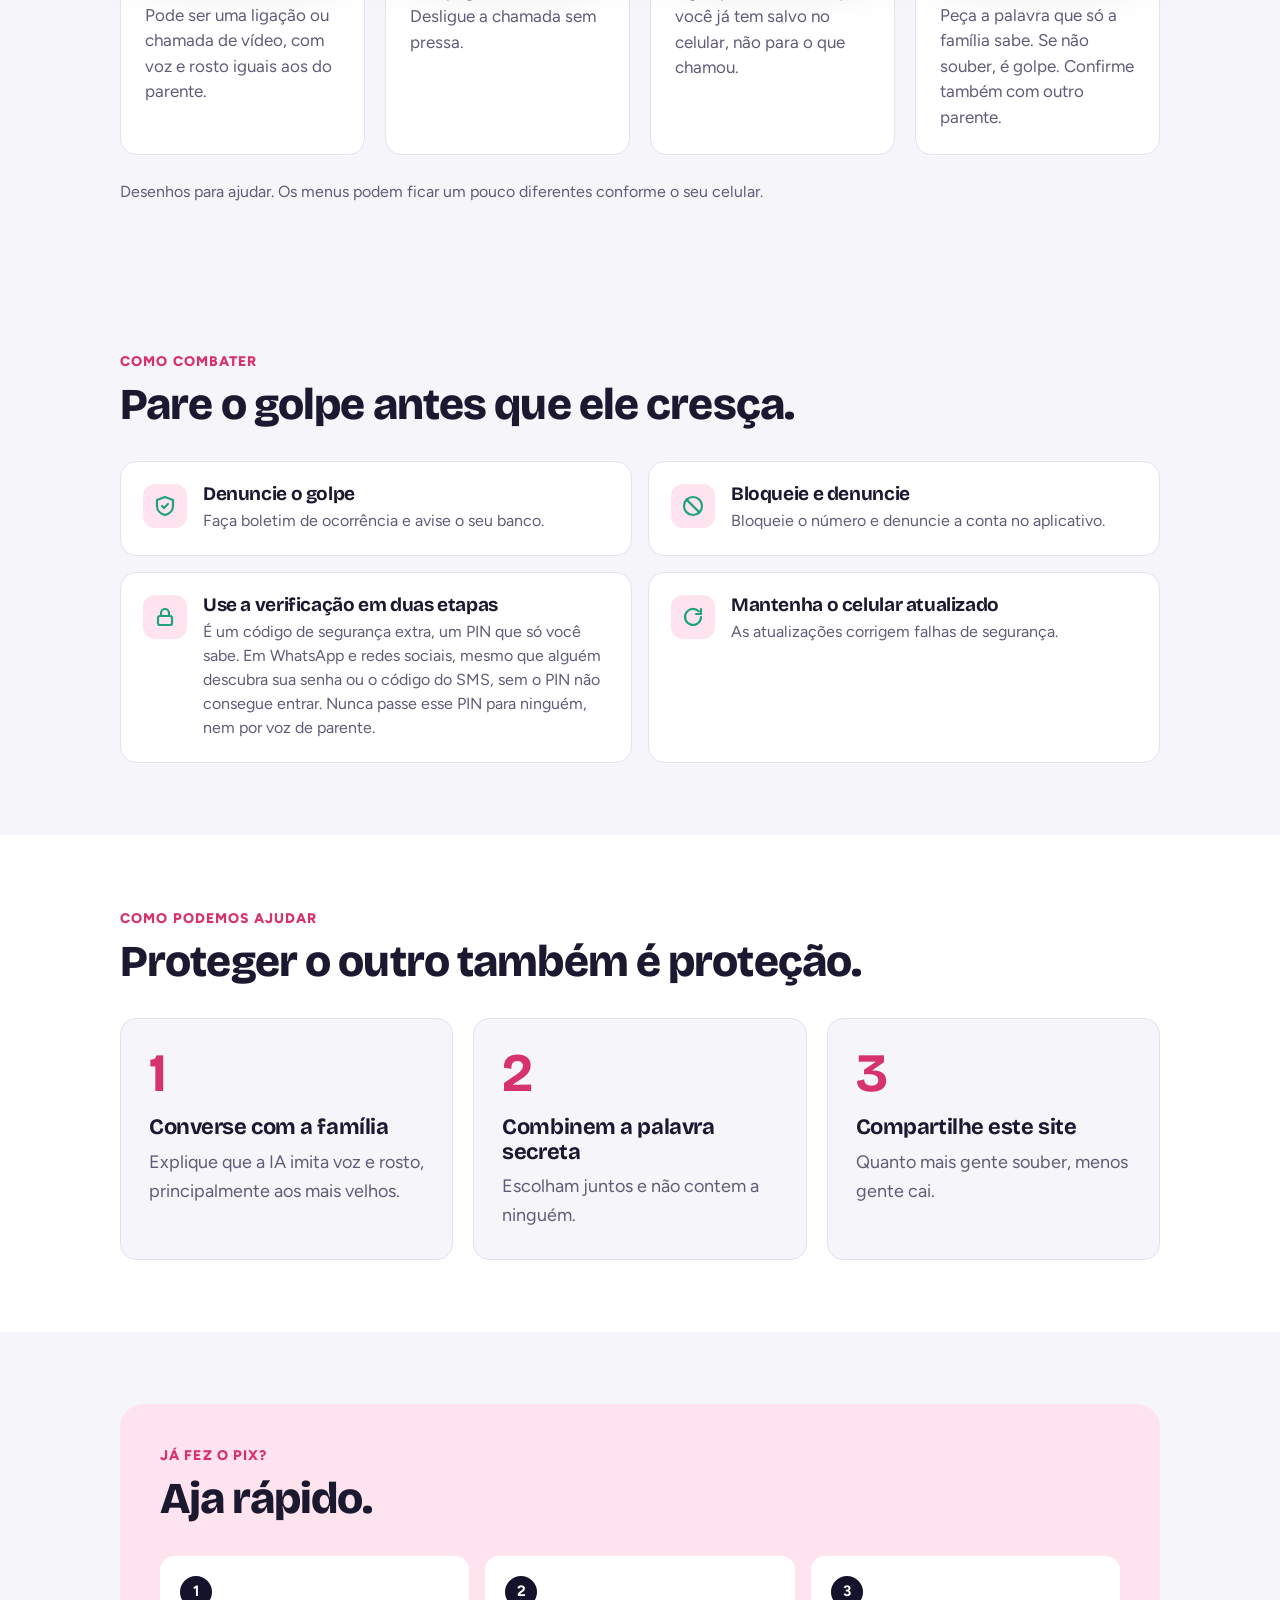
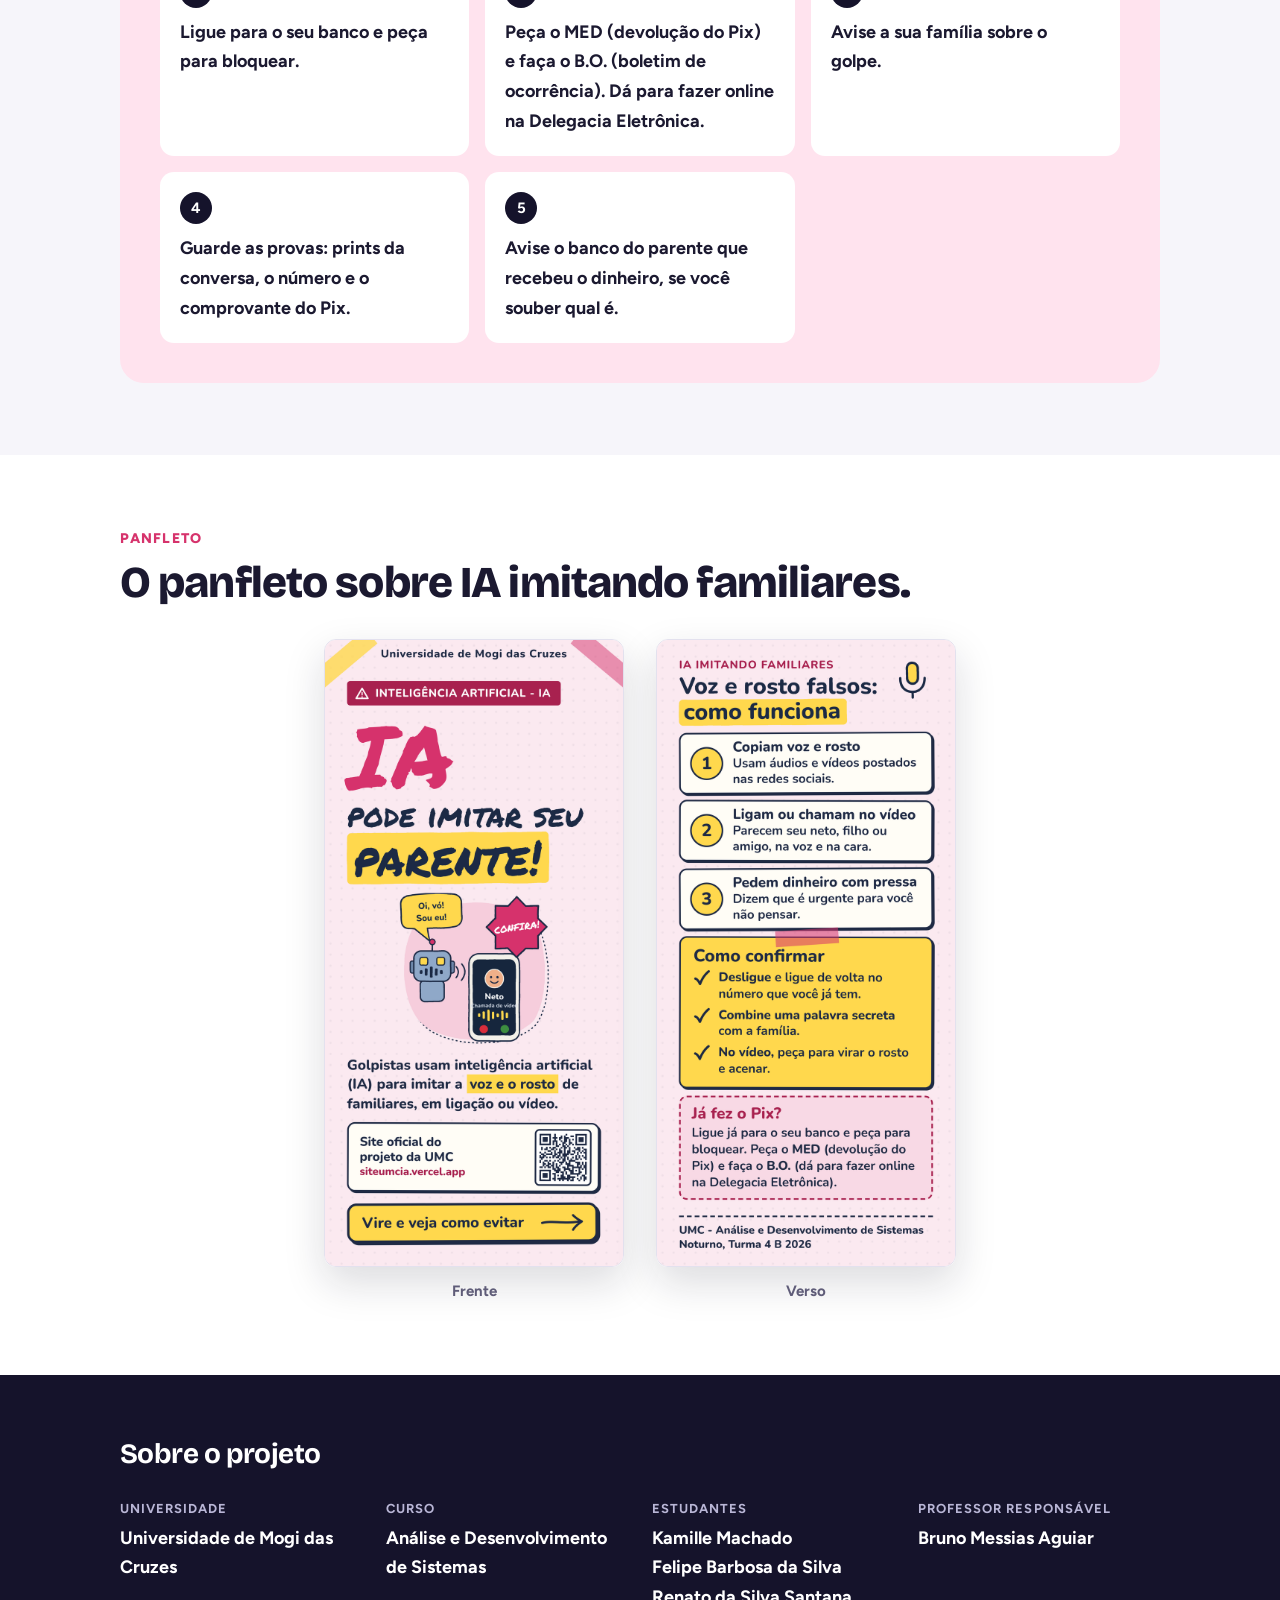
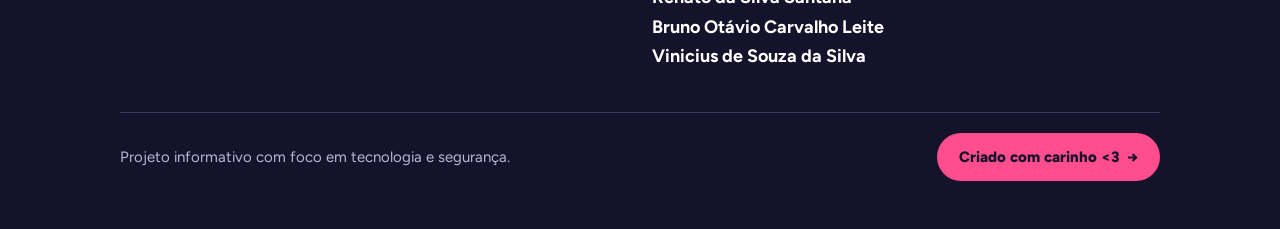
<file: ia/index.html>
<!DOCTYPE html>
<!--
  Autora: Kamille Machado
  UMC - Análise e Desenvolvimento de Sistemas
  Data: 25/10/2026
-->
<html lang="pt-BR">
<head>
  <meta charset="utf-8">
  <meta name="viewport" content="width=device-width, initial-scale=1">
  <title>IA pode imitar seu parente</title>
  <meta name="description" content="Golpistas usam inteligência artificial para imitar a voz e o rosto de familiares. Saiba como se proteger.">
  <meta property="og:title" content="IA pode imitar seu parente">
  <meta property="og:description" content="Golpistas usam inteligência artificial para imitar a voz e o rosto de familiares. Saiba como se proteger.">
  <meta name="theme-color" content="#15132B">
  <link rel="icon" href="favicon.svg" type="image/svg+xml">
  <link rel="preconnect" href="https://fonts.googleapis.com">
  <link rel="preconnect" href="https://fonts.gstatic.com" crossorigin>
  <link href="https://fonts.googleapis.com/css2?family=Bricolage+Grotesque:opsz,wght@12..96,700;800&family=Figtree:wght@500;700;800&display=swap" rel="stylesheet">
  <link rel="stylesheet" href="style.css">
</head>
<body>
<header class="topo">
  <div class="wrap">
    <span>Universidade de Mogi das Cruzes</span>
    <span>Projeto informativo</span>
  </div>
</header>

<div class="hero">
  <div class="wrap">
    <div>
      <span class="etiqueta">INTELIGÊNCIA ARTIFICIAL - IA</span>
      <h1>A <em>IA</em> pode imitar a voz e o rosto de quem você ama.</h1>
      <p class="lead">Golpistas copiam parentes em ligações e vídeos para pedir dinheiro. Veja como se proteger.</p>
      <div class="botoes">
        <a class="botao" href="#protege">Como se proteger</a>
        <a class="botao simples" href="#como">Como funciona</a>
      </div>
    </div>

    <!-- Celular desenhado: videochamada falsa -->
    <div class="celular" aria-hidden="true">
      <div class="tela">
        <div class="topinho">Chamada de vídeo</div>
        <svg viewBox="0 0 250 300" width="100%">
          <defs>
            <linearGradient id="pele" x1="0" y1="0" x2="1" y2="1"><stop offset="0" stop-color="#F3C3A1"/><stop offset="1" stop-color="#D99A78"/></linearGradient>
          </defs>
          <!-- fundo da chamada -->
          <rect x="30" y="40" width="190" height="230" rx="18" fill="#2B2755"/>
          <!-- ombros -->
          <ellipse cx="125" cy="260" rx="70" ry="48" fill="#4A4590"/>
          <!-- pescoço -->
          <rect x="108" y="190" width="34" height="40" fill="url(#pele)"/>
          <!-- rosto -->
          <ellipse cx="125" cy="140" rx="52" ry="62" fill="url(#pele)"/>
          <!-- cabelo -->
          <path d="M72 130 C70 80 100 64 126 64 C154 64 182 82 178 130 C168 106 150 98 126 98 C102 98 82 108 72 130Z" fill="#2A1D1A"/>
          <!-- olhos -->
          <circle cx="104" cy="142" r="5" fill="#2A1D1A"/><circle cx="148" cy="142" r="5" fill="#2A1D1A"/>
          <!-- boca -->
          <path d="M108 176 Q126 190 144 176" fill="none" stroke="#7A3B2E" stroke-width="4" stroke-linecap="round"/>
          <!-- linhas rosa: a IA "lendo" o rosto -->
          <g fill="none" stroke="#FF4D8D" stroke-width="1.2" opacity="0.9">
            <path d="M75 140 H175 M80 110 H170 M82 170 H168 M100 82 V198 M125 78 V204 M150 82 V198"/>
            <ellipse cx="125" cy="140" rx="52" ry="62"/>
          </g>
          <!-- cantos brancos da câmera -->
          <g fill="none" stroke="#fff" stroke-width="3" stroke-linecap="round">
            <path d="M44 70 V54 H60 M206 54 H190 M206 54 V70 M44 256 V272 H60 M206 256 V272 H190"/>
          </g>
        </svg>
        <div class="aviso alto">Rosto gerado por IA?</div>
        <!-- onda de voz (as barras se mexem) -->
        <svg class="onda" viewBox="0 0 250 40">
          <g fill="#FF4D8D">
            <rect x="40" y="16" width="6" height="8" rx="3"/><rect x="56" y="10" width="6" height="20" rx="3"/><rect x="72" y="4" width="6" height="32" rx="3"/><rect x="88" y="12" width="6" height="16" rx="3"/><rect x="104" y="6" width="6" height="28" rx="3"/><rect x="120" y="14" width="6" height="12" rx="3"/><rect x="136" y="2" width="6" height="36" rx="3"/><rect x="152" y="10" width="6" height="20" rx="3"/><rect x="168" y="16" width="6" height="8" rx="3"/><rect x="184" y="8" width="6" height="24" rx="3"/><rect x="200" y="15" width="6" height="10" rx="3"/>
          </g>
        </svg>
      </div>
    </div>
  </div>
</div>

<section class="fatos">
  <div class="wrap">
    <div class="fato">Poucos segundos de áudio bastam para copiar uma voz.</div>
    <div class="fato">O golpe vale para ligação e para videochamada.</div>
    <div class="fato">Quem liga tem pressa. Você não precisa ter.</div>
  </div>
</section>

<section class="explica">
  <div class="wrap">
    <div class="titulo-secao">
      <span class="pequeno">O que está acontecendo</span>
      <h2>Nem tudo que você vê ou ouve é real.</h2>
    </div>
    <div class="texto">
      <p>A inteligência artificial (IA) aprende como uma pessoa fala e como o rosto se mexe. Depois, cria uma voz ou um vídeo muito parecidos.</p>
      <p>Isso se chama deepfake. Os golpistas usam para fingir que são um neto, um filho ou um amigo.</p>
    </div>
  </div>
</section>

<section class="passos" id="como">
  <div class="wrap">
    <div class="titulo-secao">
      <span class="pequeno">Como o golpe funciona</span>
      <h2>Três passos, em poucos minutos.</h2>
    </div>
    <div class="grade">
      <div class="passo"><b>1</b><h3>Copiam voz e rosto</h3><p>Usam áudios e vídeos postados nas redes sociais.</p></div>
      <div class="passo"><b>2</b><h3>Ligam ou chamam no vídeo</h3><p>Parecem alguém da família, na voz e na cara.</p></div>
      <div class="passo"><b>3</b><h3>Pedem dinheiro com pressa</h3><p>Dizem que é urgente para você não pensar.</p></div>
    </div>
  </div>
</section>

<section class="sinais">
  <div class="wrap">
    <div class="titulo-secao">
      <span class="pequeno">Sinais de alerta</span>
      <h2>Desconfie quando...</h2>
    </div>
    <div class="grade">
      <div class="sinal">
        <svg viewBox="0 0 24 24" fill="none" stroke="currentColor" stroke-width="2.2" stroke-linecap="round" stroke-linejoin="round"><circle cx="12" cy="12" r="9"/><path d="M12 7v5l3 2"/></svg>
        <div><h3>Pedem dinheiro com urgência</h3><p>Pix ou transferência "para agora".</p></div>
      </div>
      <div class="sinal">
        <svg viewBox="0 0 24 24" fill="none" stroke="currentColor" stroke-width="2.2" stroke-linecap="round" stroke-linejoin="round"><rect x="5" y="11" width="14" height="9" rx="2"/><path d="M8 11V8a4 4 0 0 1 8 0v3"/></svg>
        <div><h3>Pedem segredo</h3><p>"Não conte a ninguém" é sinal de golpe.</p></div>
      </div>
      <div class="sinal">
        <svg viewBox="0 0 24 24" fill="none" stroke="currentColor" stroke-width="2.2" stroke-linecap="round" stroke-linejoin="round"><path d="M5 4h4l2 5-2.5 1.5a11 11 0 0 0 5 5L15 13l5 2v4a2 2 0 0 1-2 2A16 16 0 0 1 3 6a2 2 0 0 1 2-2z"/></svg>
        <div><h3>Número novo ou estranho</h3><p>Diz ser da família, mas você não conhece o número.</p></div>
      </div>
      <div class="sinal">
        <svg viewBox="0 0 24 24" fill="none" stroke="currentColor" stroke-width="2.2" stroke-linecap="round" stroke-linejoin="round"><rect x="3" y="6" width="18" height="12" rx="2"/><path d="M10 10l4 2-4 2z"/></svg>
        <div><h3>Voz ou imagem esquisita</h3><p>Pausas estranhas, vídeo travando, boca fora do tempo.</p></div>
      </div>
    </div>
  </div>
</section>

<section class="termos">
  <div class="wrap">
    <div class="titulo-secao">
      <span class="pequeno">O que é cada coisa</span>
      <h2>Entenda cada palavra.</h2>
    </div>
    <div class="grade">
      <div class="termo"><h3>Inteligência artificial (IA)</h3><p>Programa de computador que aprende com muitos exemplos e consegue criar voz, imagem, vídeo e texto.</p></div>
      <div class="termo"><h3>Voz falsa</h3><p>A IA copia a voz de uma pessoa a partir de alguns áudios postados nas redes sociais e fala o que o golpista quiser.</p></div>
      <div class="termo"><h3>Vídeo falso (deepfake)</h3><p>Vídeo em que o rosto e a voz de alguém são colocados por IA. Parece real, mas a pessoa nunca disse aquilo.</p></div>
      <div class="termo"><h3>Pix</h3><p>Transferência de dinheiro na hora. Depois de enviado, é muito difícil desfazer.</p></div>
      <div class="termo"><h3>MED</h3><p>Pedido de devolução do Pix feito ao seu banco quando você cai em golpe. Quanto antes pedir, melhor.</p></div>
      <div class="termo"><h3>Palavra secreta</h3><p>Uma palavra combinada só entre a família. Quem de fato é parente sabe responder.</p></div>
    </div>
  </div>
</section>

<section class="dados">
  <div class="wrap">
    <div class="titulo-secao">
      <span class="pequeno">Quantas pessoas caem?</span>
      <h2>Não é só com os outros.</h2>
    </div>
    <div class="grade">
      <div class="dado"><b>24%</b><h3>dos brasileiros foram vítimas de golpe digital</h3><p>Em 12 meses, mais de 40 milhões de pessoas com 16 anos ou mais. Pesquisa do DataSenado, 2024.</p></div>
      <div class="dado"><b>17 milhões</b><h3>de vítimas de golpes financeiros</h3><p>Cerca de 1 em cada 10 brasileiros caiu em golpe por celular ou internet em um ano. Datafolha e Fórum Brasileiro de Segurança Pública, 2024.</p></div>
      <div class="dado"><b>1 em 4</b><h3>recebeu uma tentativa de golpe</h3><p>Por aplicativo de mensagem ou ligação, em 12 meses. Datafolha e Fórum Brasileiro de Segurança Pública, 2024.</p></div>
    </div>
    <p class="nota">Os números são de golpes digitais em geral. Ainda não há uma pesquisa oficial só sobre golpes com voz e rosto falsos feitos por IA.</p>
  </div>
</section>

<section class="protege" id="protege">
  <div class="wrap">
    <div>
      <div class="titulo-secao">
        <span class="pequeno">Como se proteger</span>
        <h2>Confirme antes de pagar.</h2>
      </div>
      <ul class="lista">
        <li>Desligue e ligue de volta<span>No número que você já tem salvo.</span></li>
        <li>Combine uma palavra secreta<span>Só a família sabe. Peça no início da conversa.</span></li>
        <li>No vídeo, peça para virar o rosto e acenar<span>Vídeos falsos costumam falhar nesses movimentos.</span></li>
        <li>Confirme com outro parente<span>Antes de fazer qualquer pagamento.</span></li>
        <li>Deixe suas redes só para amigos<span>Assim há menos áudio e vídeo seu para copiar.</span></li>
              <li>Ensine os mais velhos a desligar e ligar de volta antes de qualquer pagamento.</li>
        <li>Não atenda nem responda mensagens de números desconhecidos que dizem ser da família.</li>
        <li>Desconfie de qualquer pedido com pressa, mesmo com a voz de quem você ama.</li>
      </ul>
    </div>
    <aside class="regra">
      <small>Regra de ouro</small>
      <p>Pediu dinheiro com pressa? Desligue e confirme.</p>
    </aside>
  </div>
</section>

<section class="telas" id="passo-a-passo">
  <div class="wrap">
    <div class="titulo-secao">
      <span class="pequeno">Passo a passo na tela</span>
      <h2>Recebeu um pedido de dinheiro? Faça isto.</h2>
    </div>
    <div class="grade">
      <div class="etapa">
        <span class="num">1</span>
        <div class="celular"><div class="visor">
          <div class="centro" style="padding-top:34px"><div style="font-size:20px">Neto</div><small style="color:var(--cinza)">Chamada de vídeo</small><div class="balao" style="margin:18px 0 0">"Vó, preciso de um Pix agora!"</div></div>
        </div></div>
        <h3>Alguém da família pede dinheiro</h3>
        <p>Pode ser uma ligação ou chamada de vídeo, com voz e rosto iguais aos do parente.</p>
      </div>
      <div class="etapa">
        <span class="num">2</span>
        <div class="celular"><div class="visor">
          <div class="centro" style="padding-top:34px"><div style="font-size:20px">Neto</div><small style="color:var(--cinza)">Chamada de vídeo</small><div style="margin-top:46px"><span class="botao-vermelho alvo" style="outline-offset:3px">Desligar</span></div></div>
        </div></div>
        <h3>Desligue</h3>
        <p>Não pague nada. Desligue a chamada sem pressa.</p>
      </div>
      <div class="etapa">
        <span class="num">3</span>
        <div class="celular"><div class="visor">
          <div class="barra"><span>Contatos</span></div>
          <div class="item">Maria (filha)</div><div class="item alvo">Neto<small>Número salvo</small></div><div class="item">Carlos (genro)</div>
        </div></div>
        <h3>Ligue de volta</h3>
        <p>Ligue para o número que você já tem salvo no celular, não para o que chamou.</p>
      </div>
      <div class="etapa">
        <span class="num">4</span>
        <div class="celular"><div class="visor">
          <div class="barra"><span>Neto</span></div>
          <div class="balao meu">Qual é a nossa palavra secreta?</div><div class="balao">...</div><div class="balao meu">Vou falar com a mamãe antes.</div>
        </div></div>
        <h3>Confirme com a palavra secreta</h3>
        <p>Peça a palavra que só a família sabe. Se não souber, é golpe. Confirme também com outro parente.</p>
      </div>
    </div>
    <p class="nota">Desenhos para ajudar. Os menus podem ficar um pouco diferentes conforme o seu celular.</p>
  </div>
</section>

<section class="sinais combate">
  <div class="wrap">
    <div class="titulo-secao">
      <span class="pequeno">Como combater</span>
      <h2>Pare o golpe antes que ele cresça.</h2>
    </div>
    <div class="grade">
      <div class="sinal">
        <svg viewBox="0 0 24 24" fill="none" stroke="currentColor" stroke-width="2.2" stroke-linecap="round" stroke-linejoin="round"><path d="M12 3l8 3v6c0 4.5-3.4 8-8 9-4.6-1-8-4.5-8-9V6z"/><path d="M9 12l2 2 4-4"/></svg>
        <div><h3>Denuncie o golpe</h3><p>Faça boletim de ocorrência e avise o seu banco.</p></div>
      </div>
      <div class="sinal">
        <svg viewBox="0 0 24 24" fill="none" stroke="currentColor" stroke-width="2.2" stroke-linecap="round" stroke-linejoin="round"><circle cx="12" cy="12" r="9"/><path d="M5.6 5.6l12.8 12.8"/></svg>
        <div><h3>Bloqueie e denuncie</h3><p>Bloqueie o número e denuncie a conta no aplicativo.</p></div>
      </div>
      <div class="sinal">
        <svg viewBox="0 0 24 24" fill="none" stroke="currentColor" stroke-width="2.2" stroke-linecap="round" stroke-linejoin="round"><rect x="5" y="11" width="14" height="9" rx="2"/><path d="M8 11V8a4 4 0 0 1 8 0v3"/></svg>
        <div><h3>Use a verificação em duas etapas</h3><p>É um código de segurança extra, um PIN que só você sabe. Em WhatsApp e redes sociais, mesmo que alguém descubra sua senha ou o código do SMS, sem o PIN não consegue entrar. Nunca passe esse PIN para ninguém, nem por voz de parente.</p></div>
      </div>
      <div class="sinal">
        <svg viewBox="0 0 24 24" fill="none" stroke="currentColor" stroke-width="2.2" stroke-linecap="round" stroke-linejoin="round"><path d="M20 12a8 8 0 1 1-2.3-5.7M20 4v5h-5"/></svg>
        <div><h3>Mantenha o celular atualizado</h3><p>As atualizações corrigem falhas de segurança.</p></div>
      </div>
    </div>
  </div>
</section>

<section class="passos ajuda">
  <div class="wrap">
    <div class="titulo-secao">
      <span class="pequeno">Como podemos ajudar</span>
      <h2>Proteger o outro também é proteção.</h2>
    </div>
    <div class="grade">
      <div class="passo"><b>1</b><h3>Converse com a família</h3><p>Explique que a IA imita voz e rosto, principalmente aos mais velhos.</p></div>
      <div class="passo"><b>2</b><h3>Combinem a palavra secreta</h3><p>Escolham juntos e não contem a ninguém.</p></div>
      <div class="passo"><b>3</b><h3>Compartilhe este site</h3><p>Quanto mais gente souber, menos gente cai.</p></div>
    </div>
  </div>
</section>

<section class="caiu">
  <div class="wrap">
    <div class="caixa">
      <div class="titulo-secao">
        <span class="pequeno">Já fez o Pix?</span>
        <h2>Aja rápido.</h2>
      </div>
      <ol>
        <li>Ligue para o seu banco e peça para bloquear.</li>
        <li>Peça o MED (devolução do Pix) e faça o B.O. (boletim de ocorrência). Dá para fazer online na Delegacia Eletrônica.</li>
        <li>Avise a sua família sobre o golpe.</li>
              <li>Guarde as provas: prints da conversa, o número e o comprovante do Pix.</li>
        <li>Avise o banco do parente que recebeu o dinheiro, se você souber qual é.</li>
      </ol>
    </div>
  </div>
</section>

<section class="panfleto">
  <div class="wrap">
    <div class="titulo-secao">
      <span class="pequeno">Panfleto</span>
      <h2>O panfleto sobre IA imitando familiares.</h2>
    </div>
    <div class="folhas">
      <figure>
        <a href="panfleto-frente.png" target="_blank" rel="noopener"><img src="panfleto-frente.png" alt="Panfleto sobre IA imitando familiares, frente" width="800" height="1680" loading="lazy"></a>
        <figcaption>Frente</figcaption>
      </figure>
      <figure>
        <a href="panfleto-verso.png" target="_blank" rel="noopener"><img src="panfleto-verso.png" alt="Panfleto sobre IA imitando familiares, verso" width="800" height="1680" loading="lazy"></a>
        <figcaption>Verso</figcaption>
      </figure>
    </div>
  </div>
</section>

<footer class="sobre">
  <div class="wrap">
    <h2>Sobre o projeto</h2>
    <dl>
      <div><dt>Universidade</dt><dd>Universidade de Mogi das Cruzes</dd></div>
      <div><dt>Curso</dt><dd>Análise e Desenvolvimento de Sistemas</dd></div>
      <div><dt>Estudantes</dt><dd>Kamille Machado<br>Felipe Barbosa da Silva<br>Renato da Silva Santana<br>Bruno Otávio Carvalho Leite<br>Vinicius de Souza da Silva</dd></div>
      <div><dt>Professor responsável</dt><dd>Bruno Messias Aguiar</dd></div>
    </dl>
    <div class="fim">
      <p>Projeto informativo com foco em tecnologia e segurança.</p>
      <!-- Botão que leva para o meu site -->
      <a class="criador" href="https://traumas.cc" target="_blank" rel="noopener">Criado com carinho &lt;3 <span>&rarr;</span></a>
    </div>
  </div>
</footer>

<script src="script.js"></script>
</body>
</html>
</file>
<file: style.css>
/* =====================================================
   ESTILO DO SITE
   Autora: Kamille Machado
   UMC - Análise e Desenvolvimento de Sistemas
   Data: 25/10/2026

   Dica: para trocar as cores, mude só a parte "CORES".
   ===================================================== */

/* ---------- CORES E FONTES ---------- */
:root {
  --escuro: #15132B;       /* fundo escuro (topo e rodapé) */
  --escuro-2: #221E45;     /* fundo da tela do celular */
  --cor: #FF4D8D;          /* cor de destaque */
  --cor-forte: #D6336C;     /* destaque que lê bem sobre fundo claro */
  --cor-suave: #FFE3EE;    /* destaque em versão clara */
  --papel: #F6F5FA;        /* fundo da página */
  --branco: #FFFFFF;
  --tinta: #1B1930;        /* cor do texto */
  --cinza: #5F5C78;        /* texto menos importante */
  --linha: #E3E1EE;        /* linhas e bordas */
  --ok: #1FA37E;           /* verde: seguro */
  --perigo: #E5484D;       /* vermelho: perigo */
  --fonte-titulo: "Bricolage Grotesque", system-ui, sans-serif;
  --fonte-texto: "Figtree", system-ui, sans-serif;
}

/* ---------- BASE ---------- */
* { box-sizing: border-box; }

html { scroll-behavior: smooth; }

body {
  margin: 0;
  background: var(--papel);
  color: var(--tinta);
  font-family: var(--fonte-texto);
  font-size: 18px;
  line-height: 1.65;
}

h1, h2, h3 { margin: 0; font-family: var(--fonte-titulo); line-height: 1.1; letter-spacing: -0.02em; }
p { margin: 0; }

/* Caixa que centraliza o conteúdo */
.wrap {
  max-width: 1080px;
  margin: 0 auto;
  padding-left: max(20px, env(safe-area-inset-left, 0px));
  padding-right: max(20px, env(safe-area-inset-right, 0px));
}

section { padding: 72px 0; }

/* ---------- TOPO ---------- */
.topo { background: var(--escuro); color: #fff; }

.topo .wrap {
  display: flex;
  justify-content: space-between;
  gap: 16px;
  padding-top: 16px;
  padding-bottom: 16px;
  font-size: 15px;
  font-weight: 700;
}

.topo span:last-child { color: #B9B6D6; font-weight: 600; }

/* ---------- ABERTURA (título grande + celular) ---------- */
.hero { background: var(--escuro); color: #fff; padding-bottom: 72px; }

.hero .wrap {
  display: grid;
  grid-template-columns: 1.1fr 0.9fr;   /* texto à esquerda, celular à direita */
  gap: 48px;
  align-items: center;
  padding-top: 40px;
}

.etiqueta {
  display: inline-block;
  padding: 6px 14px;
  border: 1px solid var(--cor);
  border-radius: 999px;
  color: var(--cor);
  font-size: 13px;
  font-weight: 700;
  letter-spacing: 0.08em;
}

.hero h1 { margin: 20px 0; font-size: clamp(40px, 7vw, 68px); font-weight: 800; }
.hero h1 em { font-style: normal; color: var(--cor); }
.hero .lead { max-width: 34ch; font-size: 21px; color: #D6D4EA; }

/* ---------- BOTÕES ---------- */
.botoes { display: flex; flex-wrap: wrap; gap: 12px; margin-top: 32px; }

.botao {
  display: inline-flex;
  align-items: center;
  min-height: 48px;                      /* tamanho bom para tocar com o dedo */
  padding: 0 26px;
  border-radius: 999px;
  background: var(--cor);
  color: var(--escuro);
  font-weight: 800;
  text-decoration: none;
  transition: transform 0.15s;
}

.botao.simples { background: transparent; color: #fff; border: 1px solid #5B5780; }
.botao:active { transform: scale(0.97); }

a:focus-visible { outline: 3px solid var(--cor); outline-offset: 3px; }

/* ---------- CELULAR DESENHADO ---------- */
.celular {
  width: min(270px, 100%);
  margin: 0 auto;
  padding: 10px;
  border-radius: 40px;
  background: #0B0A1A;
  border: 2px solid #3A3566;
  box-shadow: 0 30px 60px rgba(0, 0, 0, 0.4);
  animation: flutuar 5s ease-in-out infinite;
}

.tela {
  position: relative;
  height: 480px;
  overflow: hidden;
  border-radius: 30px;
  background: var(--escuro-2);
  color: #fff;
  font-size: 14px;
  line-height: 1.4;
}

.tela .topinho {
  padding: 18px 16px 8px;
  text-align: center;
  font-size: 13px;
  font-weight: 700;
  color: #B9B6D6;
}

/* Aviso que fica no pé da tela */
.aviso {
  position: absolute;
  left: 14px;
  right: 14px;
  bottom: 18px;
  padding: 10px 14px;
  border-radius: 14px;
  background: var(--cor);
  color: var(--escuro);
  font-weight: 800;
  text-align: center;
  animation: pulsar 2s ease-in-out infinite;
}

.aviso.vermelho { background: var(--perigo); color: #fff; }
.aviso.alto { bottom: 64px; }

/* Mensagens do celular do site do WhatsApp */
.sms {
  margin: 8px 14px;
  padding: 12px 14px;
  border-radius: 14px;
  background: #2E4A3D;
}

.sms small { display: block; color: #A9D7BE; font-size: 12px; font-weight: 700; }
.sms b { font-size: 20px; letter-spacing: 0.08em; }

.conversa { display: flex; flex-direction: column; gap: 10px; margin: 18px 14px 0; }

.balao {
  align-self: flex-start;
  max-width: 85%;
  padding: 10px 14px;
  border-radius: 16px 16px 16px 4px;
  background: #1A2D26;
}

/* Barras da "onda de voz" do site de IA */
.onda { position: absolute; left: 0; right: 0; bottom: 12px; width: 100%; }
.onda rect { transform-box: fill-box; transform-origin: center; animation: mexer 1.2s ease-in-out infinite; }
.onda rect:nth-child(2n) { animation-delay: 0.2s; }
.onda rect:nth-child(3n) { animation-delay: 0.5s; }

/* ---------- TÍTULOS DAS SEÇÕES ---------- */
.titulo-secao { margin-bottom: 32px; }
.titulo-secao h2 { font-size: clamp(30px, 5vw, 44px); font-weight: 800; }

.pequeno {
  display: block;
  margin-bottom: 8px;
  color: var(--cor-forte);
  font-size: 14px;
  font-weight: 800;
  letter-spacing: 0.08em;
  text-transform: uppercase;
}

/* ---------- 3 FATOS RÁPIDOS (logo abaixo da abertura) ---------- */
.fatos { padding: 0; margin-top: -36px; }
.fatos .wrap { display: grid; grid-template-columns: repeat(3, 1fr); gap: 16px; }

.fato {
  padding: 22px 24px;
  background: var(--branco);
  border: 1px solid var(--linha);
  border-radius: 16px;
  font-weight: 700;
  box-shadow: 0 10px 30px rgba(21, 19, 43, 0.08);
}

/* ---------- O QUE É ---------- */
.explica .wrap { display: grid; grid-template-columns: 1fr 1fr; gap: 48px; }
.explica .texto { color: var(--cinza); }
.explica p + p { margin-top: 14px; }

/* ---------- CARTÕES: passos e ajuda ---------- */
.passos .grade { display: grid; grid-template-columns: repeat(3, 1fr); gap: 20px; }

.passo {
  padding: 28px;
  background: var(--branco);
  border: 1px solid var(--linha);
  border-radius: 16px;
}

.passo b { display: block; margin-bottom: 14px; font-family: var(--fonte-titulo); font-size: 54px; line-height: 1; color: var(--cor-forte); }
.passo h3 { margin-bottom: 8px; font-size: 22px; }
.passo p { color: var(--cinza); }

/* A seção de ajuda tem fundo branco e cartões cinza-claro */
.ajuda { background: var(--branco); }
.ajuda .passo { background: var(--papel); }

/* ---------- CARTÕES COM ÍCONE: sinais e como combater ---------- */
.sinais .grade { display: grid; grid-template-columns: repeat(2, 1fr); gap: 16px; }

.sinal {
  display: flex;
  gap: 16px;
  padding: 22px;
  background: var(--branco);
  border: 1px solid var(--linha);
  border-radius: 16px;
}

.sinal svg { flex: none; width: 44px; height: 44px; padding: 10px; border-radius: 12px; background: #FDE7E8; color: var(--perigo); }
.sinal h3 { margin-bottom: 4px; font-size: 19px; }
.sinal p { color: var(--cinza); font-size: 16px; line-height: 1.5; }

/* Em "como combater" o ícone é verde */
.combate .sinal svg { background: var(--cor-suave); color: var(--ok); }

/* ---------- COMO SE PROTEGER (lista + regra de ouro) ---------- */
.protege { background: var(--branco); }
.protege .wrap { display: grid; grid-template-columns: 1.2fr 0.8fr; gap: 40px; align-items: start; }

.lista { margin: 0; padding: 0; list-style: none; }

.lista li {
  position: relative;
  padding: 14px 0 14px 44px;
  border-bottom: 1px solid var(--linha);
  font-weight: 700;
}

.lista li:last-child { border-bottom: 0; }

/* Bolinha verde com o "certo" */
.lista li::before {
  content: "";
  position: absolute;
  left: 0;
  top: 17px;
  width: 26px;
  height: 26px;
  border-radius: 50%;
  background: var(--ok) url("data:image/svg+xml,%3Csvg xmlns='http://www.w3.org/2000/svg' viewBox='0 0 24 24' fill='none' stroke='white' stroke-width='3.5' stroke-linecap='round' stroke-linejoin='round'%3E%3Cpath d='M6 12.5l4 4 8-9'/%3E%3C/svg%3E") center / 16px no-repeat;
}

.lista span { display: block; color: var(--cinza); font-size: 16px; font-weight: 500; }

.regra {
  position: sticky;                      /* acompanha a rolagem no computador */
  top: 24px;
  padding: 32px;
  border-radius: 20px;
  background: var(--escuro);
  color: #fff;
}

.regra small { color: var(--cor); font-size: 13px; font-weight: 800; letter-spacing: 0.08em; text-transform: uppercase; }
.regra p { margin-top: 12px; font-family: var(--fonte-titulo); font-size: 28px; font-weight: 800; line-height: 1.2; }

/* ---------- JÁ CAIU NO GOLPE? ---------- */
.caixa { padding: 40px; border-radius: 24px; background: var(--cor-suave); }

.caiu ol { display: grid; grid-template-columns: repeat(3, 1fr); gap: 16px; margin: 0; padding: 0; list-style: none; counter-reset: numero; }

.caiu li { counter-increment: numero; padding: 20px; border-radius: 14px; background: var(--branco); font-weight: 700; }

/* Bolinha com o número do passo */
.caiu li::before {
  content: counter(numero);
  display: grid;
  place-items: center;
  width: 32px;
  height: 32px;
  margin-bottom: 10px;
  border-radius: 50%;
  background: var(--escuro);
  color: #fff;
  font-size: 15px;
}

/* ---------- PANFLETO (frente e verso) ---------- */
.panfleto { background: var(--branco); }

.folhas { display: flex; flex-wrap: wrap; justify-content: center; gap: 32px; }

.folhas figure { flex: 0 1 300px; margin: 0; text-align: center; }

.folhas img {
  display: block;
  width: 100%;
  height: auto;
  border-radius: 12px;
  border: 1px solid var(--linha);
  box-shadow: 0 16px 40px rgba(21, 19, 43, 0.15);
  transition: transform 0.2s;
}

.folhas a:hover img { transform: translateY(-4px); }
.folhas figcaption { margin-top: 12px; color: var(--cinza); font-size: 15px; font-weight: 700; }

/* ---------- RODAPÉ: SOBRE O PROJETO ---------- */
.sobre { padding: 64px 0 48px; background: var(--escuro); color: #fff; }
.sobre h2 { margin-bottom: 28px; font-size: 28px; }
.sobre dl { display: grid; grid-template-columns: repeat(auto-fit, minmax(220px, 1fr)); gap: 24px; margin: 0; }
.sobre dt { color: #B9B6D6; font-size: 13px; font-weight: 700; letter-spacing: 0.08em; text-transform: uppercase; }
.sobre dd { margin: 4px 0 0; font-size: 18px; font-weight: 700; }
.sobre .fim {
  display: flex;
  flex-wrap: wrap;
  align-items: center;
  justify-content: space-between;
  gap: 16px;
  margin-top: 40px;
  padding-top: 20px;
  border-top: 1px solid #3A3566;
  color: #B9B6D6;
  font-size: 15px;
}


/* ---------- PASSO A PASSO NA TELA (desenhos de celular) ---------- */
.telas { background: var(--papel); }
.telas .grade { display: grid; grid-template-columns: repeat(4, 1fr); gap: 20px; }
.telas .nota { margin-top: 24px; color: var(--cinza); font-size: 16px; }

.etapa { padding: 24px; background: var(--branco); border: 1px solid var(--linha); border-radius: 16px; }
.etapa h3 { margin: 18px 0 6px; font-size: 22px; }
.etapa p { color: var(--cinza); font-size: 17px; line-height: 1.5; }

/* Número do passo */
.etapa .num { display: inline-flex; align-items: center; justify-content: center; width: 38px; height: 38px; margin-bottom: 14px; border-radius: 50%; background: var(--escuro); color: #fff; font-family: var(--fonte-titulo); font-size: 20px; font-weight: 800; }

/* O celular desenhado */
.etapa .celular { width: 100%; max-width: 210px; margin: 0 auto; padding: 8px; border-radius: 26px; background: var(--escuro); }
.visor { height: 262px; overflow: hidden; border-radius: 19px; background: #fff; color: var(--tinta); font-size: 14px; font-weight: 700; line-height: 1.3; }
.visor .barra { display: flex; justify-content: space-between; align-items: center; padding: 12px; background: #2A7F62; color: #fff; font-size: 15px; }
.visor .item { padding: 13px 12px; border-bottom: 1px solid var(--linha); }
.visor .item small { display: block; color: var(--cinza); font-size: 12px; font-weight: 600; }
.visor .centro { padding: 18px 12px; text-align: center; }

/* Onde tocar: contorno e etiqueta */
.alvo { position: relative; outline: 3px solid var(--perigo); outline-offset: -3px; background: #FFF3F3; border-radius: 8px; }
.alvo::after { content: "Toque aqui"; position: absolute; right: 6px; bottom: -9px; padding: 1px 8px; border-radius: 10px; background: var(--perigo); color: #fff; font-size: 11px; font-weight: 800; }

.visor .botao-verde, .visor .botao-vermelho { display: inline-block; margin-top: 10px; padding: 9px 22px; border-radius: 20px; color: #fff; font-weight: 800; }
.visor .botao-verde { background: #2A7F62; }
.visor .botao-vermelho { background: var(--perigo); }
.visor .pin { display: flex; justify-content: center; gap: 4px; margin-top: 12px; }
.visor .pin i { width: 22px; height: 28px; border: 2px solid var(--escuro-2); border-radius: 6px; }
.visor .balao { margin: 8px 12px; padding: 9px 11px; border-radius: 12px; background: #E8F4EF; }
.visor .balao.meu { background: #DCF8C6; margin-left: 30px; }

@media (max-width: 1000px) { .telas .grade { grid-template-columns: repeat(2, 1fr); } }
@media (max-width: 800px)  { .telas .grade { grid-template-columns: 1fr; } .etapa .celular { max-width: 240px; } }

/* ---------- QUANTAS PESSOAS CAEM (números com fonte) ---------- */
.dados { background: var(--papel); }
.dados .grade { display: grid; grid-template-columns: repeat(3, 1fr); gap: 20px; }
.dado { padding: 28px; background: var(--branco); border: 1px solid var(--linha); border-radius: 16px; }
.dado b { display: block; margin-bottom: 10px; font-family: var(--fonte-titulo); font-size: 46px; white-space: nowrap; line-height: 1; color: var(--cor-forte); }
.dado h3 { margin-bottom: 8px; font-size: 21px; }
.dado p { color: var(--cinza); font-size: 16px; line-height: 1.5; }
.dados .nota { margin-top: 24px; color: var(--cinza); font-size: 16px; }
@media (max-width: 1000px) { .dados .grade { grid-template-columns: 1fr; } }

/* Resumo curto: "o que é" */
.resumo { margin: 0 0 28px; padding: 20px 24px; border-left: 6px solid var(--cor-forte); border-radius: 12px; background: var(--branco); font-size: 19px; line-height: 1.5; }
.resumo strong { display: block; margin-bottom: 4px; font-size: 21px; }

/* ---------- ANIMAÇÕES ---------- */
@keyframes flutuar { 0%, 100% { transform: translateY(0); } 50% { transform: translateY(-10px); } }
@keyframes pulsar  { 0%, 100% { transform: scale(1); }      50% { transform: scale(1.05); } }
@keyframes mexer   { 0%, 100% { transform: scaleY(0.35); }  50% { transform: scaleY(1); } }
@keyframes entrar  { from { opacity: 0; transform: translateY(24px); } to { opacity: 1; transform: none; } }

/* O título da abertura aparece ao carregar */
.hero .wrap > div:first-child { animation: entrar 0.8s ease both; }

/* Os blocos aparecem ao rolar (o script.js coloca essas classes) */
.js .aparece { opacity: 0; transform: translateY(24px); transition: opacity 0.6s, transform 0.6s; }
.js .aparece.visivel { opacity: 1; transform: none; }

/* Mouse em cima: o cartão sobe um pouquinho (só no computador) */
@media (hover: hover) {
  .botao:hover { transform: translateY(-2px); }
  .passo:hover, .sinal:hover, .fato:hover { transform: translateY(-4px); }
}

/* Quem pediu "menos movimento" no aparelho não vê animações */
@media (prefers-reduced-motion: reduce) {
  *, *::before, *::after { animation: none !important; transition: none !important; }
  html { scroll-behavior: auto; }
  .js .aparece { opacity: 1; transform: none; }
}

/* ---------- TABLET ---------- */
@media (max-width: 1000px) {
  .hero .wrap { gap: 24px; }
  .passos .grade { grid-template-columns: repeat(2, 1fr); }
  .caiu ol { grid-template-columns: 1fr; }
}

/* ---------- CELULAR: tudo em uma coluna ---------- */
@media (max-width: 800px) {
  body { font-size: 17px; }
  section, .caiu { padding: 48px 0; }

  .hero .wrap, .explica .wrap, .protege .wrap { grid-template-columns: 1fr; }
  .fatos .wrap, .passos .grade, .sinais .grade { grid-template-columns: 1fr; }
  .sobre dl { grid-template-columns: 1fr; gap: 18px; }

  .topo .wrap { padding-top: 14px; padding-bottom: 14px; font-size: 14px; }
  .hero { padding-bottom: 56px; }
  .hero .wrap { padding-top: 28px; }
  .hero .lead { font-size: 19px; }
  .botoes .botao { flex: 1 1 100%; justify-content: center; }   /* botão ocupa a largura toda */

  .explica .wrap { gap: 20px; }
  .regra { position: static; }
  .caixa { padding: 24px; }
  .lista li { padding-top: 16px; padding-bottom: 16px; }
}

/* Alvo pequeno (ex.: três pontinhos): só o contorno, sem etiqueta */
.alvo.sem-etiqueta::after { content: none; }

/* Três pontinhos do menu, desenhados com CSS */
.pontinhos { display: flex; flex-direction: column; gap: 3px; padding: 6px 10px; }
.pontinhos i { width: 5px; height: 5px; border-radius: 50%; background: #fff; }
.pontinhos { background: rgba(255,255,255,0.15); outline-color: #fff; }

/* ---------- ENTENDA CADA PALAVRA ---------- */
.termos .grade { display: grid; grid-template-columns: repeat(2, 1fr); gap: 16px; }
.termo { padding: 22px 24px; background: var(--branco); border: 1px solid var(--linha); border-left: 6px solid var(--cor-forte); border-radius: 14px; }
.termo h3 { margin-bottom: 6px; font-size: 21px; }
.termo p { color: var(--cinza); font-size: 17px; line-height: 1.5; }
@media (max-width: 800px) { .termos .grade { grid-template-columns: 1fr; } }
.termos .grade .termo:last-child:nth-child(odd) { grid-column: 1 / -1; }

/* ---------- JÁ CAIU: passos explicados ---------- */
.caiu .intro { margin: 0 0 24px; font-size: 20px; line-height: 1.5; font-weight: 700; }
.caiu ol { grid-template-columns: repeat(2, 1fr); }
.caiu li strong { display: block; margin-bottom: 6px; font-size: 20px; line-height: 1.25; }
.caiu li span { display: block; font-weight: 500; font-size: 17px; line-height: 1.55; color: var(--cinza); }
.caiu li span.onde { margin-top: 12px; padding: 10px 12px; border-radius: 10px; background: var(--cor-suave); color: var(--escuro); font-weight: 700; font-size: 16px; }
@media (max-width: 1000px) { .caiu ol { grid-template-columns: 1fr; } }

/* ---------- BLOCOS EXPLICADOS: o que é, passo a passo e cuidado ---------- */
.opcoes { background: var(--branco); }
.opcoes .resumo { background: var(--papel); }
.opcao { display: grid; grid-template-columns: 1fr 1fr; gap: 24px 32px; margin-top: 24px; padding: 32px; border: 1px solid var(--linha); border-radius: 24px; background: var(--papel); }
.opcao h3 { margin: 10px 0 10px; font-size: 30px; }
.opcao p { color: var(--cinza); }
.opcao .obs { margin-top: 12px; font-size: 16px; }
.selo { display: inline-block; padding: 4px 12px; border-radius: 999px; background: var(--escuro); color: #fff; font-size: 13px; font-weight: 800; letter-spacing: 0.06em; text-transform: uppercase; }
.opcao .como { padding: 22px 24px; border: 1px solid var(--linha); border-radius: 18px; background: var(--branco); }
.opcao .como h4 { margin: 0 0 12px; color: var(--cor-forte); font-size: 14px; letter-spacing: 0.08em; text-transform: uppercase; }
.opcao ol { margin: 0; padding-left: 24px; display: flex; flex-direction: column; gap: 10px; font-weight: 600; }
.opcao ol li::marker { color: var(--cor-forte); font-weight: 800; }
.opcao .golpe { grid-column: 1 / -1; padding: 16px 20px; border-radius: 14px; background: #FDE7E8; color: #7A1D20; font-weight: 600; }
.opcao .golpe strong { color: #7A1D20; }
.extras { margin-top: 40px; }
.extras > h3 { margin-bottom: 16px; font-size: 26px; }
.extras .grade { display: grid; grid-template-columns: repeat(3, 1fr); gap: 16px; }
@media (max-width: 1000px) { .extras .grade { grid-template-columns: 1fr; } }
@media (max-width: 800px) { .opcao { grid-template-columns: 1fr; padding: 22px; } .opcao h3 { font-size: 26px; } }
</file>
<file: ia/style.css>
/* =====================================================
   ESTILO DO SITE
   Autora: Kamille Machado
   UMC - Análise e Desenvolvimento de Sistemas
   Data: 25/10/2026

   Dica: para trocar as cores, mude só a parte "CORES".
   ===================================================== */

/* ---------- CORES E FONTES ---------- */
:root {
  --escuro: #15132B;       /* fundo escuro (topo e rodapé) */
  --escuro-2: #221E45;     /* fundo da tela do celular */
  --cor: #FF4D8D;          /* cor de destaque */
  --cor-forte: #D6336C;     /* destaque que lê bem sobre fundo claro */
  --cor-suave: #FFE3EE;    /* destaque em versão clara */
  --papel: #F6F5FA;        /* fundo da página */
  --branco: #FFFFFF;
  --tinta: #1B1930;        /* cor do texto */
  --cinza: #5F5C78;        /* texto menos importante */
  --linha: #E3E1EE;        /* linhas e bordas */
  --ok: #1FA37E;           /* verde: seguro */
  --perigo: #E5484D;       /* vermelho: perigo */
  --fonte-titulo: "Bricolage Grotesque", system-ui, sans-serif;
  --fonte-texto: "Figtree", system-ui, sans-serif;
}

/* ---------- BASE ---------- */
* { box-sizing: border-box; }

html { scroll-behavior: smooth; }

body {
  margin: 0;
  background: var(--papel);
  color: var(--tinta);
  font-family: var(--fonte-texto);
  font-size: 18px;
  line-height: 1.65;
}

h1, h2, h3 { margin: 0; font-family: var(--fonte-titulo); line-height: 1.1; letter-spacing: -0.02em; }
p { margin: 0; }

/* Caixa que centraliza o conteúdo */
.wrap {
  max-width: 1080px;
  margin: 0 auto;
  padding-left: max(20px, env(safe-area-inset-left, 0px));
  padding-right: max(20px, env(safe-area-inset-right, 0px));
}

section { padding: 72px 0; }

/* ---------- TOPO ---------- */
.topo { background: var(--escuro); color: #fff; }

.topo .wrap {
  display: flex;
  justify-content: space-between;
  gap: 16px;
  padding-top: 16px;
  padding-bottom: 16px;
  font-size: 15px;
  font-weight: 700;
}

.topo span:last-child { color: #B9B6D6; font-weight: 600; }

/* ---------- ABERTURA (título grande + celular) ---------- */
.hero { background: var(--escuro); color: #fff; padding-bottom: 72px; }

.hero .wrap {
  display: grid;
  grid-template-columns: 1.1fr 0.9fr;   /* texto à esquerda, celular à direita */
  gap: 48px;
  align-items: center;
  padding-top: 40px;
}

.etiqueta {
  display: inline-block;
  padding: 6px 14px;
  border: 1px solid var(--cor);
  border-radius: 999px;
  color: var(--cor);
  font-size: 13px;
  font-weight: 700;
  letter-spacing: 0.08em;
}

.hero h1 { margin: 20px 0; font-size: clamp(40px, 7vw, 68px); font-weight: 800; }
.hero h1 em { font-style: normal; color: var(--cor); }
.hero .lead { max-width: 34ch; font-size: 21px; color: #D6D4EA; }

/* ---------- BOTÕES ---------- */
.botoes { display: flex; flex-wrap: wrap; gap: 12px; margin-top: 32px; }

.botao {
  display: inline-flex;
  align-items: center;
  min-height: 48px;                      /* tamanho bom para tocar com o dedo */
  padding: 0 26px;
  border-radius: 999px;
  background: var(--cor);
  color: var(--escuro);
  font-weight: 800;
  text-decoration: none;
  transition: transform 0.15s;
}

.botao.simples { background: transparent; color: #fff; border: 1px solid #5B5780; }
.botao:active { transform: scale(0.97); }

a:focus-visible { outline: 3px solid var(--cor); outline-offset: 3px; }

/* ---------- CELULAR DESENHADO ---------- */
.celular {
  width: min(270px, 100%);
  margin: 0 auto;
  padding: 10px;
  border-radius: 40px;
  background: #0B0A1A;
  border: 2px solid #3A3566;
  box-shadow: 0 30px 60px rgba(0, 0, 0, 0.4);
  animation: flutuar 5s ease-in-out infinite;
}

.tela {
  position: relative;
  height: 480px;
  overflow: hidden;
  border-radius: 30px;
  background: var(--escuro-2);
  color: #fff;
  font-size: 14px;
  line-height: 1.4;
}

.tela .topinho {
  padding: 18px 16px 8px;
  text-align: center;
  font-size: 13px;
  font-weight: 700;
  color: #B9B6D6;
}

/* Aviso que fica no pé da tela */
.aviso {
  position: absolute;
  left: 14px;
  right: 14px;
  bottom: 18px;
  padding: 10px 14px;
  border-radius: 14px;
  background: var(--cor);
  color: var(--escuro);
  font-weight: 800;
  text-align: center;
  animation: pulsar 2s ease-in-out infinite;
}

.aviso.vermelho { background: var(--perigo); color: #fff; }
.aviso.alto { bottom: 64px; }

/* Mensagens do celular do site do WhatsApp */
.sms {
  margin: 8px 14px;
  padding: 12px 14px;
  border-radius: 14px;
  background: #2E4A3D;
}

.sms small { display: block; color: #A9D7BE; font-size: 12px; font-weight: 700; }
.sms b { font-size: 20px; letter-spacing: 0.08em; }

.conversa { display: flex; flex-direction: column; gap: 10px; margin: 18px 14px 0; }

.balao {
  align-self: flex-start;
  max-width: 85%;
  padding: 10px 14px;
  border-radius: 16px 16px 16px 4px;
  background: #1A2D26;
}

/* Barras da "onda de voz" do site de IA */
.onda { position: absolute; left: 0; right: 0; bottom: 12px; width: 100%; }
.onda rect { transform-box: fill-box; transform-origin: center; animation: mexer 1.2s ease-in-out infinite; }
.onda rect:nth-child(2n) { animation-delay: 0.2s; }
.onda rect:nth-child(3n) { animation-delay: 0.5s; }

/* ---------- TÍTULOS DAS SEÇÕES ---------- */
.titulo-secao { margin-bottom: 32px; }
.titulo-secao h2 { font-size: clamp(30px, 5vw, 44px); font-weight: 800; }

.pequeno {
  display: block;
  margin-bottom: 8px;
  color: var(--cor-forte);
  font-size: 14px;
  font-weight: 800;
  letter-spacing: 0.08em;
  text-transform: uppercase;
}

/* ---------- 3 FATOS RÁPIDOS (logo abaixo da abertura) ---------- */
.fatos { padding: 0; margin-top: -36px; }
.fatos .wrap { display: grid; grid-template-columns: repeat(3, 1fr); gap: 16px; }

.fato {
  padding: 22px 24px;
  background: var(--branco);
  border: 1px solid var(--linha);
  border-radius: 16px;
  font-weight: 700;
  box-shadow: 0 10px 30px rgba(21, 19, 43, 0.08);
}

/* ---------- O QUE É ---------- */
.explica .wrap { display: grid; grid-template-columns: 1fr 1fr; gap: 48px; }
.explica .texto { color: var(--cinza); }
.explica p + p { margin-top: 14px; }

/* ---------- CARTÕES: passos e ajuda ---------- */
.passos .grade { display: grid; grid-template-columns: repeat(3, 1fr); gap: 20px; }

.passo {
  padding: 28px;
  background: var(--branco);
  border: 1px solid var(--linha);
  border-radius: 16px;
}

.passo b { display: block; margin-bottom: 14px; font-family: var(--fonte-titulo); font-size: 54px; line-height: 1; color: var(--cor-forte); }
.passo h3 { margin-bottom: 8px; font-size: 22px; }
.passo p { color: var(--cinza); }

/* A seção de ajuda tem fundo branco e cartões cinza-claro */
.ajuda { background: var(--branco); }
.ajuda .passo { background: var(--papel); }

/* ---------- CARTÕES COM ÍCONE: sinais e como combater ---------- */
.sinais .grade { display: grid; grid-template-columns: repeat(2, 1fr); gap: 16px; }

.sinal {
  display: flex;
  gap: 16px;
  padding: 22px;
  background: var(--branco);
  border: 1px solid var(--linha);
  border-radius: 16px;
}

.sinal svg { flex: none; width: 44px; height: 44px; padding: 10px; border-radius: 12px; background: #FDE7E8; color: var(--perigo); }
.sinal h3 { margin-bottom: 4px; font-size: 19px; }
.sinal p { color: var(--cinza); font-size: 16px; line-height: 1.5; }

/* Em "como combater" o ícone é verde */
.combate .sinal svg { background: var(--cor-suave); color: var(--ok); }

/* ---------- COMO SE PROTEGER (lista + regra de ouro) ---------- */
.protege { background: var(--branco); }
.protege .wrap { display: grid; grid-template-columns: 1.2fr 0.8fr; gap: 40px; align-items: start; }

.lista { margin: 0; padding: 0; list-style: none; }

.lista li {
  position: relative;
  padding: 14px 0 14px 44px;
  border-bottom: 1px solid var(--linha);
  font-weight: 700;
}

.lista li:last-child { border-bottom: 0; }

/* Bolinha verde com o "certo" */
.lista li::before {
  content: "";
  position: absolute;
  left: 0;
  top: 17px;
  width: 26px;
  height: 26px;
  border-radius: 50%;
  background: var(--ok) url("data:image/svg+xml,%3Csvg xmlns='http://www.w3.org/2000/svg' viewBox='0 0 24 24' fill='none' stroke='white' stroke-width='3.5' stroke-linecap='round' stroke-linejoin='round'%3E%3Cpath d='M6 12.5l4 4 8-9'/%3E%3C/svg%3E") center / 16px no-repeat;
}

.lista span { display: block; color: var(--cinza); font-size: 16px; font-weight: 500; }

.regra {
  position: sticky;                      /* acompanha a rolagem no computador */
  top: 24px;
  padding: 32px;
  border-radius: 20px;
  background: var(--escuro);
  color: #fff;
}

.regra small { color: var(--cor); font-size: 13px; font-weight: 800; letter-spacing: 0.08em; text-transform: uppercase; }
.regra p { margin-top: 12px; font-family: var(--fonte-titulo); font-size: 28px; font-weight: 800; line-height: 1.2; }

/* ---------- JÁ CAIU NO GOLPE? ---------- */
.caixa { padding: 40px; border-radius: 24px; background: var(--cor-suave); }

.caiu ol { display: grid; grid-template-columns: repeat(3, 1fr); gap: 16px; margin: 0; padding: 0; list-style: none; counter-reset: numero; }

.caiu li { counter-increment: numero; padding: 20px; border-radius: 14px; background: var(--branco); font-weight: 700; }

/* Bolinha com o número do passo */
.caiu li::before {
  content: counter(numero);
  display: grid;
  place-items: center;
  width: 32px;
  height: 32px;
  margin-bottom: 10px;
  border-radius: 50%;
  background: var(--escuro);
  color: #fff;
  font-size: 15px;
}

/* ---------- PANFLETO (frente e verso) ---------- */
.panfleto { background: var(--branco); }

.folhas { display: flex; flex-wrap: wrap; justify-content: center; gap: 32px; }

.folhas figure { flex: 0 1 300px; margin: 0; text-align: center; }

.folhas img {
  display: block;
  width: 100%;
  height: auto;
  border-radius: 12px;
  border: 1px solid var(--linha);
  box-shadow: 0 16px 40px rgba(21, 19, 43, 0.15);
  transition: transform 0.2s;
}

.folhas a:hover img { transform: translateY(-4px); }
.folhas figcaption { margin-top: 12px; color: var(--cinza); font-size: 15px; font-weight: 700; }

/* ---------- RODAPÉ: SOBRE O PROJETO ---------- */
.sobre { padding: 64px 0 48px; background: var(--escuro); color: #fff; }
.sobre h2 { margin-bottom: 28px; font-size: 28px; }
.sobre dl { display: grid; grid-template-columns: repeat(auto-fit, minmax(220px, 1fr)); gap: 24px; margin: 0; }
.sobre dt { color: #B9B6D6; font-size: 13px; font-weight: 700; letter-spacing: 0.08em; text-transform: uppercase; }
.sobre dd { margin: 4px 0 0; font-size: 18px; font-weight: 700; }
.sobre .fim {
  display: flex;
  flex-wrap: wrap;
  align-items: center;
  justify-content: space-between;
  gap: 16px;
  margin-top: 40px;
  padding-top: 20px;
  border-top: 1px solid #3A3566;
  color: #B9B6D6;
  font-size: 15px;
}

/* Botão "Criado com carinho por..." */
.criador {
  display: inline-flex;
  align-items: center;
  gap: 8px;
  min-height: 48px;
  padding: 10px 22px;
  border-radius: 999px;
  background: var(--cor);
  color: var(--escuro);
  font-weight: 800;
  text-decoration: none;
  transition: transform 0.15s;
}

.criador span { transition: transform 0.15s; }
.criador:active { transform: scale(0.97); }
.criador:hover span { transform: translateX(4px); }

/* ---------- PASSO A PASSO NA TELA (desenhos de celular) ---------- */
.telas { background: var(--papel); }
.telas .grade { display: grid; grid-template-columns: repeat(4, 1fr); gap: 20px; }
.telas .nota { margin-top: 24px; color: var(--cinza); font-size: 16px; }

.etapa { padding: 24px; background: var(--branco); border: 1px solid var(--linha); border-radius: 16px; }
.etapa h3 { margin: 18px 0 6px; font-size: 22px; }
.etapa p { color: var(--cinza); font-size: 17px; line-height: 1.5; }

/* Número do passo */
.etapa .num { display: inline-flex; align-items: center; justify-content: center; width: 38px; height: 38px; margin-bottom: 14px; border-radius: 50%; background: var(--escuro); color: #fff; font-family: var(--fonte-titulo); font-size: 20px; font-weight: 800; }

/* O celular desenhado */
.etapa .celular { width: 100%; max-width: 210px; margin: 0 auto; padding: 8px; border-radius: 26px; background: var(--escuro); }
.visor { height: 262px; overflow: hidden; border-radius: 19px; background: #fff; color: var(--tinta); font-size: 14px; font-weight: 700; line-height: 1.3; }
.visor .barra { display: flex; justify-content: space-between; align-items: center; padding: 12px; background: #2A7F62; color: #fff; font-size: 15px; }
.visor .item { padding: 13px 12px; border-bottom: 1px solid var(--linha); }
.visor .item small { display: block; color: var(--cinza); font-size: 12px; font-weight: 600; }
.visor .centro { padding: 18px 12px; text-align: center; }

/* Onde tocar: contorno e etiqueta */
.alvo { position: relative; outline: 3px solid var(--perigo); outline-offset: -3px; background: #FFF3F3; border-radius: 8px; }
.alvo::after { content: "Toque aqui"; position: absolute; right: 6px; bottom: -9px; padding: 1px 8px; border-radius: 10px; background: var(--perigo); color: #fff; font-size: 11px; font-weight: 800; }

.visor .botao-verde, .visor .botao-vermelho { display: inline-block; margin-top: 10px; padding: 9px 22px; border-radius: 20px; color: #fff; font-weight: 800; }
.visor .botao-verde { background: #2A7F62; }
.visor .botao-vermelho { background: var(--perigo); }
.visor .pin { display: flex; justify-content: center; gap: 4px; margin-top: 12px; }
.visor .pin i { width: 22px; height: 28px; border: 2px solid var(--escuro-2); border-radius: 6px; }
.visor .balao { margin: 8px 12px; padding: 9px 11px; border-radius: 12px; background: #E8F4EF; }
.visor .balao.meu { background: #DCF8C6; margin-left: 30px; }

@media (max-width: 1000px) { .telas .grade { grid-template-columns: repeat(2, 1fr); } }
@media (max-width: 800px)  { .telas .grade { grid-template-columns: 1fr; } .etapa .celular { max-width: 240px; } }

/* ---------- QUANTAS PESSOAS CAEM (números com fonte) ---------- */
.dados { background: var(--papel); }
.dados .grade { display: grid; grid-template-columns: repeat(3, 1fr); gap: 20px; }
.dado { padding: 28px; background: var(--branco); border: 1px solid var(--linha); border-radius: 16px; }
.dado b { display: block; margin-bottom: 10px; font-family: var(--fonte-titulo); font-size: 46px; white-space: nowrap; line-height: 1; color: var(--cor-forte); }
.dado h3 { margin-bottom: 8px; font-size: 21px; }
.dado p { color: var(--cinza); font-size: 16px; line-height: 1.5; }
.dados .nota { margin-top: 24px; color: var(--cinza); font-size: 16px; }
@media (max-width: 1000px) { .dados .grade { grid-template-columns: 1fr; } }

/* Resumo curto: "o que é" */
.resumo { margin: 0 0 28px; padding: 20px 24px; border-left: 6px solid var(--cor-forte); border-radius: 12px; background: var(--branco); font-size: 19px; line-height: 1.5; }
.resumo strong { display: block; margin-bottom: 4px; font-size: 21px; }

/* ---------- ANIMAÇÕES ---------- */
@keyframes flutuar { 0%, 100% { transform: translateY(0); } 50% { transform: translateY(-10px); } }
@keyframes pulsar  { 0%, 100% { transform: scale(1); }      50% { transform: scale(1.05); } }
@keyframes mexer   { 0%, 100% { transform: scaleY(0.35); }  50% { transform: scaleY(1); } }
@keyframes entrar  { from { opacity: 0; transform: translateY(24px); } to { opacity: 1; transform: none; } }

/* O título da abertura aparece ao carregar */
.hero .wrap > div:first-child { animation: entrar 0.8s ease both; }

/* Os blocos aparecem ao rolar (o script.js coloca essas classes) */
.js .aparece { opacity: 0; transform: translateY(24px); transition: opacity 0.6s, transform 0.6s; }
.js .aparece.visivel { opacity: 1; transform: none; }

/* Mouse em cima: o cartão sobe um pouquinho (só no computador) */
@media (hover: hover) {
  .botao:hover { transform: translateY(-2px); }
  .passo:hover, .sinal:hover, .fato:hover { transform: translateY(-4px); }
}

/* Quem pediu "menos movimento" no aparelho não vê animações */
@media (prefers-reduced-motion: reduce) {
  *, *::before, *::after { animation: none !important; transition: none !important; }
  html { scroll-behavior: auto; }
  .js .aparece { opacity: 1; transform: none; }
}

/* ---------- TABLET ---------- */
@media (max-width: 1000px) {
  .hero .wrap { gap: 24px; }
  .passos .grade { grid-template-columns: repeat(2, 1fr); }
  .caiu ol { grid-template-columns: 1fr; }
}

/* ---------- CELULAR: tudo em uma coluna ---------- */
@media (max-width: 800px) {
  body { font-size: 17px; }
  section, .caiu { padding: 48px 0; }

  .hero .wrap, .explica .wrap, .protege .wrap { grid-template-columns: 1fr; }
  .fatos .wrap, .passos .grade, .sinais .grade { grid-template-columns: 1fr; }
  .sobre dl { grid-template-columns: 1fr; gap: 18px; }

  .topo .wrap { padding-top: 14px; padding-bottom: 14px; font-size: 14px; }
  .hero { padding-bottom: 56px; }
  .hero .wrap { padding-top: 28px; }
  .hero .lead { font-size: 19px; }
  .botoes .botao { flex: 1 1 100%; justify-content: center; }   /* botão ocupa a largura toda */

  .explica .wrap { gap: 20px; }
  .regra { position: static; }
  .caixa { padding: 24px; }
  .lista li { padding-top: 16px; padding-bottom: 16px; }
}

/* Alvo pequeno (ex.: três pontinhos): só o contorno, sem etiqueta */
.alvo.sem-etiqueta::after { content: none; }

/* Três pontinhos do menu, desenhados com CSS */
.pontinhos { display: flex; flex-direction: column; gap: 3px; padding: 6px 10px; }
.pontinhos i { width: 5px; height: 5px; border-radius: 50%; background: #fff; }
.pontinhos { background: rgba(255,255,255,0.15); outline-color: #fff; }

/* ---------- ENTENDA CADA PALAVRA ---------- */
.termos .grade { display: grid; grid-template-columns: repeat(2, 1fr); gap: 16px; }
.termo { padding: 22px 24px; background: var(--branco); border: 1px solid var(--linha); border-left: 6px solid var(--cor-forte); border-radius: 14px; }
.termo h3 { margin-bottom: 6px; font-size: 21px; }
.termo p { color: var(--cinza); font-size: 17px; line-height: 1.5; }
@media (max-width: 800px) { .termos .grade { grid-template-columns: 1fr; } }
</file>
